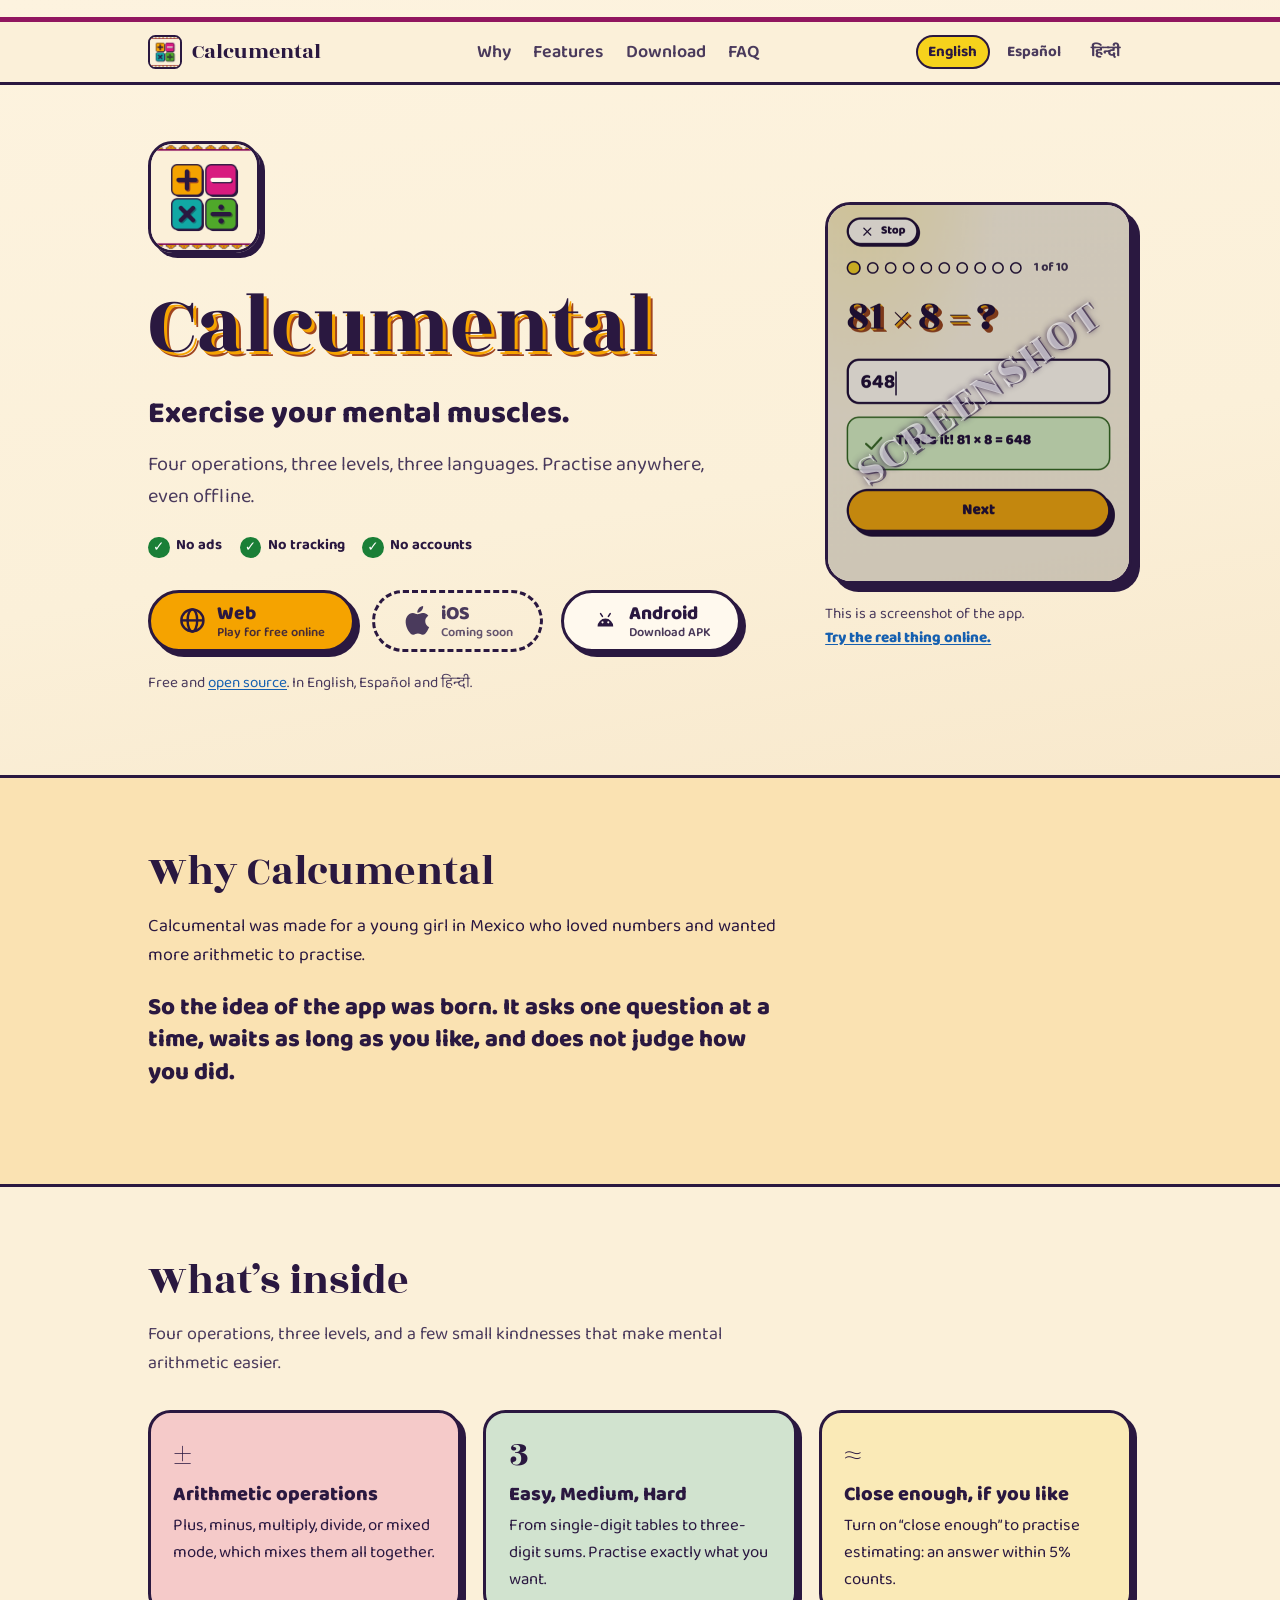
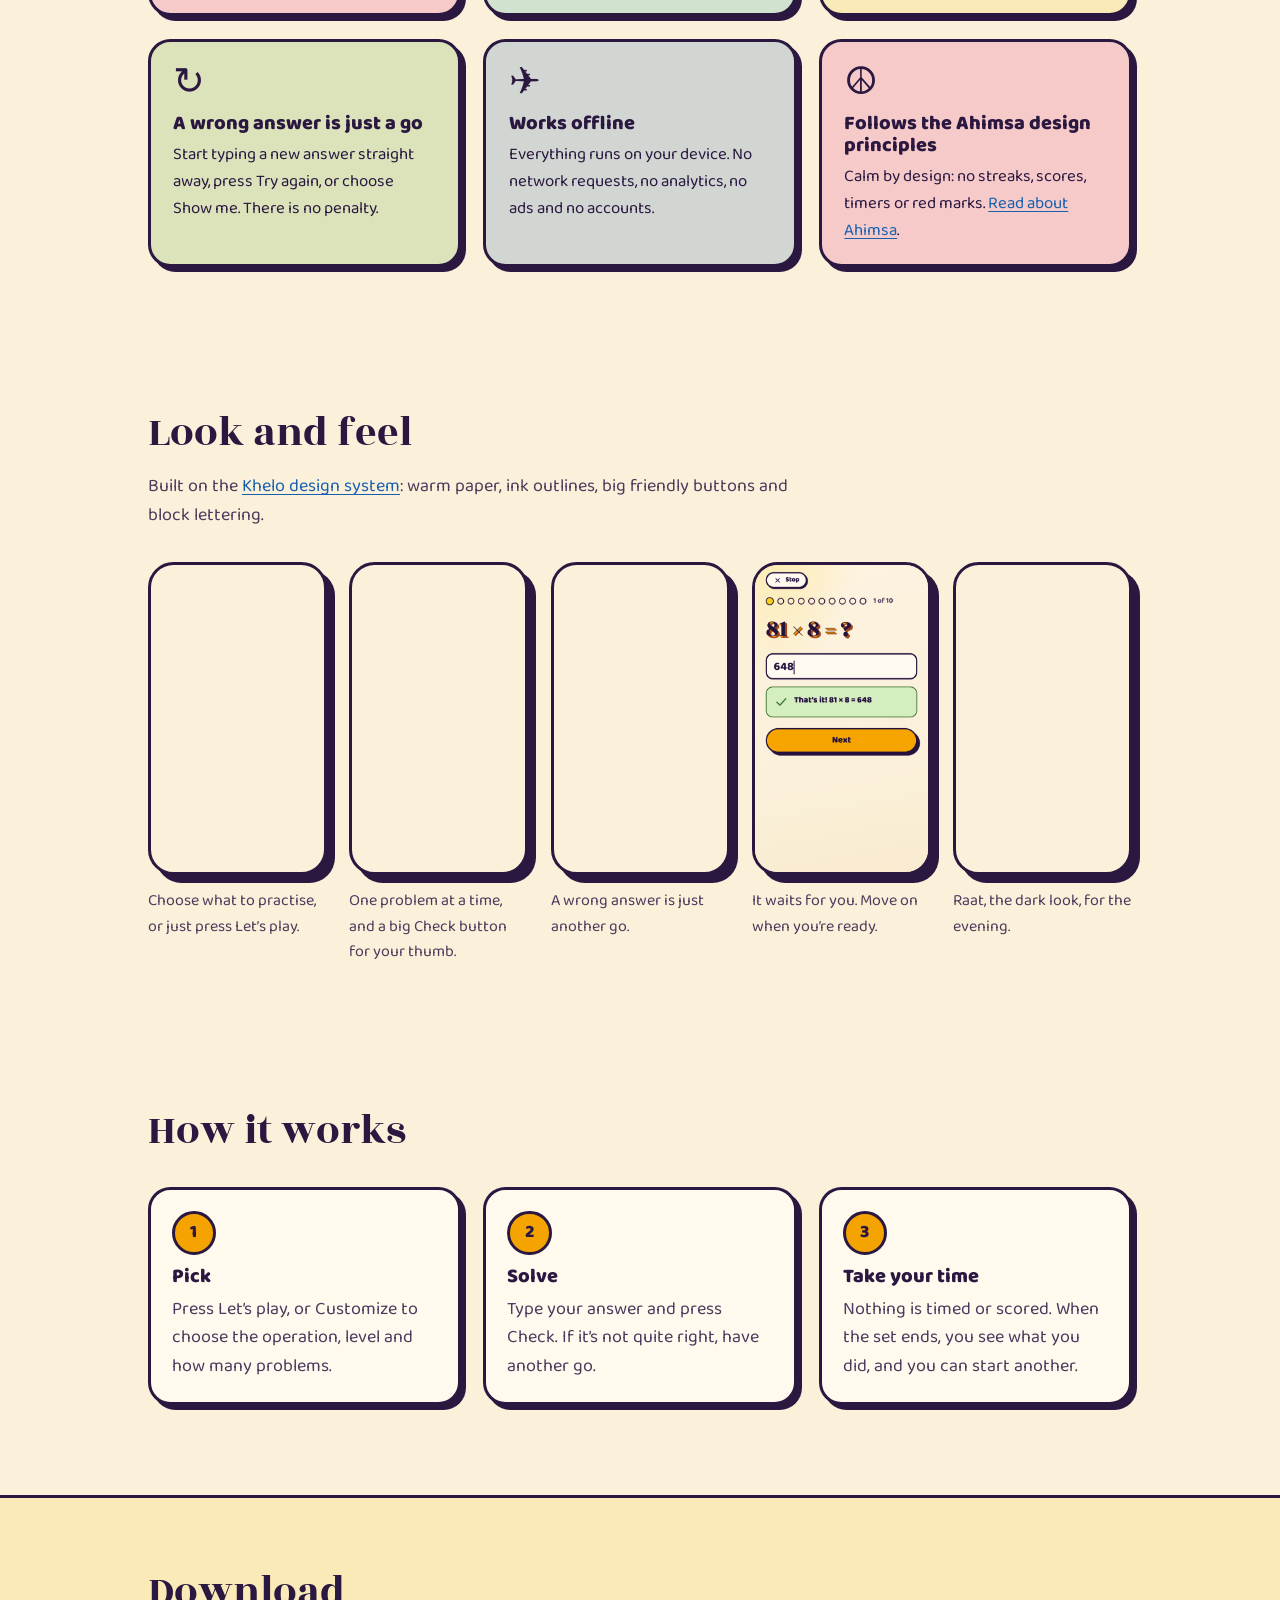
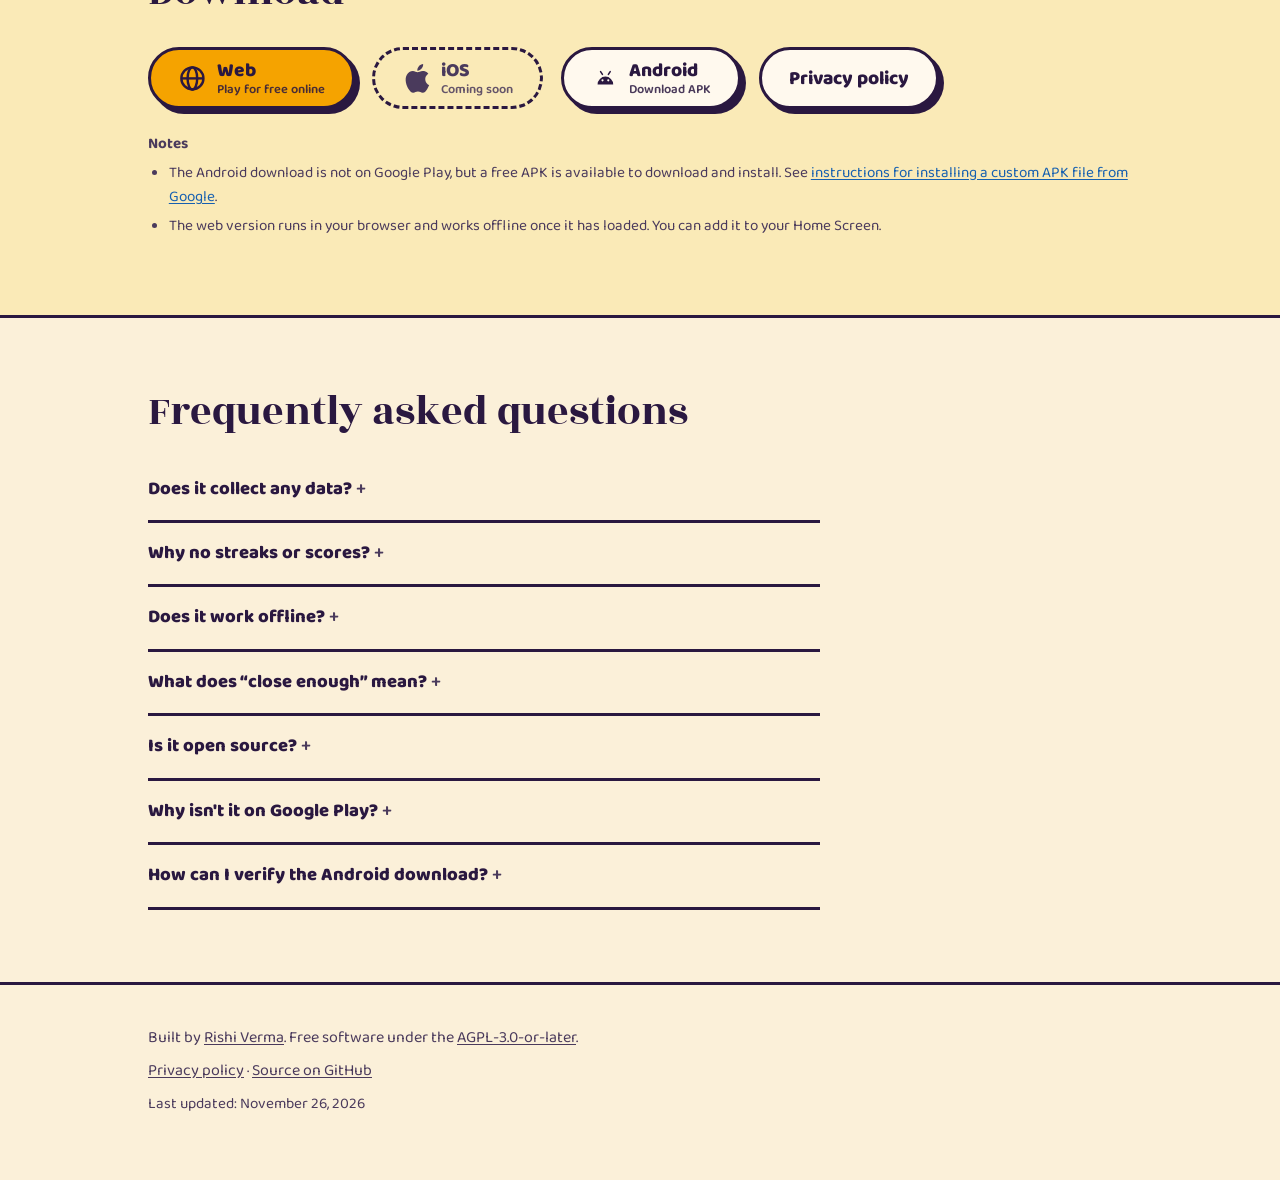
<file: docs/index.html>
<!doctype html>
<html lang="en">
<head>
  <meta charset="utf-8">
  <meta name="viewport" content="width=device-width, initial-scale=1">
  <!-- Generated by tool/site/build.py. No scripts, and nothing fetched from anywhere else. -->
  <meta http-equiv="Content-Security-Policy"
        content="default-src 'none'; img-src 'self'; font-src 'self'; style-src 'self'; base-uri 'none'; form-action 'none'">
  <title>Calcumental: arithmetic to practise at your own pace</title>
  <meta name="description" content="Calcumental is a free, open-source arithmetic app for iPhone and the web. Plus, minus, times and divide, at your own pace. No streaks, no scores, no timers, and it works offline.">
  <meta name="color-scheme" content="light dark">
  <link rel="icon" href="assets/icon-512.png" type="image/png">
  <link rel="apple-touch-icon" href="assets/icon-512.png">
  <link rel="stylesheet" href="style.css">
  <link rel="alternate" hreflang="en" href="https://calcumental.riverma.com/">
  <link rel="alternate" hreflang="es" href="https://calcumental.riverma.com/es/">
  <link rel="alternate" hreflang="hi" href="https://calcumental.riverma.com/hi/">
  <link rel="alternate" hreflang="x-default" href="https://calcumental.riverma.com/">
  <meta property="og:title" content="Calcumental">
  <meta property="og:description" content="Exercise your mental muscles. Take your time. Arithmetic puzzles with no streaks, no scores and no timers.">
  <meta property="og:image" content="https://calcumental.riverma.com/assets/icon-512.png">
  <meta property="og:url" content="https://calcumental.riverma.com/">
  <meta name="twitter:card" content="summary">
</head>
<body>
  <div class="kangura" aria-hidden="true"></div>
  <header>
    <div class="wrap">
      <a class="brand" href="#top"><img src="assets/icon-512.png" alt="" width="34" height="34">Calcumental</a>
      <nav aria-label="Sections">
        <a href="#story">Why</a>
        <a href="#features">Features</a>
        <a href="#get">Download</a>
        <a href="#faq">FAQ</a>
      </nav>
      <div class="lang" role="navigation" aria-label="Language"><a href="./" lang="en" aria-current="page">English</a> <a href="es/" lang="es">Español</a> <a href="hi/" lang="hi">हिन्दी</a></div>
    </div>
  </header>

  <main id="top">
    <section class="hero">
      <div class="wrap hero-grid">
        <div>
          <img class="icon" src="assets/icon-512.png" alt="The Calcumental icon: four tiles showing plus, minus, times and divide" width="112" height="112">
          <h1>Calcumental</h1>
          <p class="tagline">Exercise your mental muscles.</p>
          <p class="lede">Four operations, three levels, three languages. Practise anywhere, even offline.</p>
          <ul class="checks inline"><li>No ads</li><li>No tracking</li><li>No accounts</li></ul>
          <div class="actions">
            <a class="btn btn-primary" href="play/"><svg viewBox="0 0 24 24" aria-hidden="true" focusable="false"><g fill="none" stroke="currentColor" stroke-width="2"><circle cx="12" cy="12" r="9.2"/><ellipse cx="12" cy="12" rx="4" ry="9.2"/><path d="M3 12h18"/></g></svg><span>Web<small>Play for free online</small></span></a>
            <span class="btn" aria-disabled="true" role="link"><svg viewBox="0 0 24 24" aria-hidden="true" focusable="false" fill="currentColor"><path d="M12.152 6.896c-.948 0-2.415-1.078-3.96-1.04-2.04.027-3.91 1.183-4.961 3.014-2.117 3.675-.546 9.103 1.519 12.09 1.013 1.454 2.208 3.09 3.792 3.039 1.52-.065 2.09-.987 3.935-.987 1.831 0 2.35.987 3.96.948 1.637-.026 2.676-1.48 3.676-2.948 1.156-1.688 1.636-3.325 1.662-3.415-.039-.013-3.182-1.221-3.22-4.857-.026-3.04 2.48-4.494 2.597-4.559-1.429-2.09-3.623-2.324-4.39-2.376-2-.156-3.675 1.09-4.61 1.09zM15.53 3.83c.843-1.012 1.4-2.427 1.245-3.83-1.207.052-2.662.805-3.532 1.818-.78.896-1.454 2.338-1.273 3.714 1.338.104 2.715-.688 3.559-1.701"/></svg><span>iOS<small>Coming soon</small></span></span>
            <a class="btn" href="https://github.com/riverma/calcumental/releases/latest/download/Calcumental.apk"><svg viewBox="0 0 24 24" aria-hidden="true" focusable="false"><path fill="currentColor" fill-rule="evenodd" d="M5.5 17a6.5 6.5 0 0 1 13 0Z M10.5 13.6a.9.9 0 1 0-1.8 0 .9.9 0 0 0 1.8 0Z M15.3 13.6a.9.9 0 1 0-1.8 0 .9.9 0 0 0 1.8 0Z"/><path d="M8 6.4l1.5 2.3M16 6.4l-1.5 2.3" fill="none" stroke="currentColor" stroke-width="1.3" stroke-linecap="round"/></svg><span>Android<small>Download APK</small></span></a>
          </div>
          <p class="fine">Free and <a href="https://github.com/riverma/calcumental">open source</a>. In English, Español and हिन्दी.</p>
        </div>
        <div class="hero-shot">
          <div class="phone"><span class="mark" aria-hidden="true"><span>SCREENSHOT</span></span><img src="assets/screens/en-mela-4-right.png" alt="Screenshot: A multiplication problem, 81 times 8, answered correctly, with a friendly 'That's it!' and a wide Next button" width="540" height="1168" draggable="false"></div>
          <p class="shot-note">This is a screenshot of the app.<br><a href="play/">Try the real thing online.</a></p>
        </div>
      </div>
    </section>

    <section id="story" class="story">
      <div class="wrap">
        <div class="narrow">
          <h2>Why Calcumental</h2>
          <p>Calcumental was made for a young girl in Mexico who loved numbers and wanted more arithmetic to practise.</p>
          <p class="big">So the idea of the app was born. It asks one question at a time, waits as long as you like, and does not judge how you did.</p>
        </div>
      </div>
    </section>

    <section id="features">
      <div class="wrap">
        <h2>What&rsquo;s inside</h2>
        <p class="soft narrow">Four operations, three levels, and a few small kindnesses that make mental arithmetic easier.</p>
        <div class="grid">
          <div class="tile"><div class="sign" aria-hidden="true">±</div><h3>Arithmetic operations</h3><p>Plus, minus, multiply, divide, or mixed mode, which mixes them all together.</p></div>
          <div class="tile"><div class="sign" aria-hidden="true">3</div><h3>Easy, Medium, Hard</h3><p>From single-digit tables to three-digit sums. Practise exactly what you want.</p></div>
          <div class="tile"><div class="sign" aria-hidden="true">≈</div><h3>Close enough, if you like</h3><p>Turn on &ldquo;close enough&rdquo; to practise estimating: an answer within 5% counts.</p></div>
          <div class="tile"><div class="sign" aria-hidden="true">↻</div><h3>A wrong answer is just a go</h3><p>Start typing a new answer straight away, press Try again, or choose Show me. There is no penalty.</p></div>
          <div class="tile"><div class="sign" aria-hidden="true">✈</div><h3>Works offline</h3><p>Everything runs on your device. No network requests, no analytics, no ads and no accounts.</p></div>
          <div class="tile"><div class="sign" aria-hidden="true">☮</div><h3>Follows the Ahimsa design principles</h3><p>Calm by design: no streaks, scores, timers or red marks. <a href="https://github.com/riverma/ahimsa-design">Read about Ahimsa</a>.</p></div>
        </div>
      </div>
    </section>

    <section id="screens" style="padding-top:0">
      <div class="wrap">
        <h2>Look and feel</h2>
        <p class="soft narrow">Built on the <a href="https://khelo-design.riverma.com">Khelo design system</a>: warm paper, ink outlines, big friendly buttons and block lettering.</p>
        <div class="shots">
          <figure><div class="phone"><img src="assets/screens/en-mela-1-menu.png" alt="The menu with Let's play, Customize and a choice of operations" width="540" height="1168" decoding="async" draggable="false"></div><figcaption>Choose what to practise, or just press Let&rsquo;s play.</figcaption></figure>
          <figure><div class="phone"><img src="assets/screens/en-mela-2-asking.png" alt="A problem waiting for an answer, with a large Check button" width="540" height="1168" decoding="async" draggable="false"></div><figcaption>One problem at a time, and a big Check button for your thumb.</figcaption></figure>
          <figure><div class="phone"><img src="assets/screens/en-mela-3-not-quite.png" alt="A gentle 'Not quite. Have another go.' with Try again and Show me side by side" width="540" height="1168" decoding="async" draggable="false"></div><figcaption>A wrong answer is just another go.</figcaption></figure>
          <figure><div class="phone"><img src="assets/screens/en-mela-4-right.png" alt="A correct answer and a wide Next button" width="540" height="1168" decoding="async" draggable="false"></div><figcaption>It waits for you. Move on when you&rsquo;re ready.</figcaption></figure>
          <figure><div class="phone"><img src="assets/screens/en-raat-2-asking.png" alt="The problem screen in the dark look, Raat" width="540" height="1168" decoding="async" draggable="false"></div><figcaption>Raat, the dark look, for the evening.</figcaption></figure>
        </div>
      </div>
    </section>

    <section id="how" style="padding-top:0">
      <div class="wrap">
        <h2>How it works</h2>
        <ol class="steps">
          <li><h3>Pick</h3><p>Press Let&rsquo;s play, or Customize to choose the operation, level and how many problems.</p></li>
          <li><h3>Solve</h3><p>Type your answer and press Check. If it&rsquo;s not quite right, have another go.</p></li>
          <li><h3>Take your time</h3><p>Nothing is timed or scored. When the set ends, you see what you did, and you can start another.</p></li>
        </ol>
      </div>
    </section>

    <section id="get" class="get">
      <div class="wrap">
        <h2>Download</h2>
        <div class="actions">
          <a class="btn btn-primary" href="play/"><svg viewBox="0 0 24 24" aria-hidden="true" focusable="false"><g fill="none" stroke="currentColor" stroke-width="2"><circle cx="12" cy="12" r="9.2"/><ellipse cx="12" cy="12" rx="4" ry="9.2"/><path d="M3 12h18"/></g></svg><span>Web<small>Play for free online</small></span></a>
          <span class="btn" aria-disabled="true" role="link"><svg viewBox="0 0 24 24" aria-hidden="true" focusable="false" fill="currentColor"><path d="M12.152 6.896c-.948 0-2.415-1.078-3.96-1.04-2.04.027-3.91 1.183-4.961 3.014-2.117 3.675-.546 9.103 1.519 12.09 1.013 1.454 2.208 3.09 3.792 3.039 1.52-.065 2.09-.987 3.935-.987 1.831 0 2.35.987 3.96.948 1.637-.026 2.676-1.48 3.676-2.948 1.156-1.688 1.636-3.325 1.662-3.415-.039-.013-3.182-1.221-3.22-4.857-.026-3.04 2.48-4.494 2.597-4.559-1.429-2.09-3.623-2.324-4.39-2.376-2-.156-3.675 1.09-4.61 1.09zM15.53 3.83c.843-1.012 1.4-2.427 1.245-3.83-1.207.052-2.662.805-3.532 1.818-.78.896-1.454 2.338-1.273 3.714 1.338.104 2.715-.688 3.559-1.701"/></svg><span>iOS<small>Coming soon</small></span></span>
          <a class="btn" href="https://github.com/riverma/calcumental/releases/latest/download/Calcumental.apk"><svg viewBox="0 0 24 24" aria-hidden="true" focusable="false"><path fill="currentColor" fill-rule="evenodd" d="M5.5 17a6.5 6.5 0 0 1 13 0Z M10.5 13.6a.9.9 0 1 0-1.8 0 .9.9 0 0 0 1.8 0Z M15.3 13.6a.9.9 0 1 0-1.8 0 .9.9 0 0 0 1.8 0Z"/><path d="M8 6.4l1.5 2.3M16 6.4l-1.5 2.3" fill="none" stroke="currentColor" stroke-width="1.3" stroke-linecap="round"/></svg><span>Android<small>Download APK</small></span></a>
          <a class="btn" href="privacy/#en">Privacy policy</a>
        </div>
        <p class="fine notes-h"><strong>Notes</strong></p>
        <ul class="notes">
          <li>The Android download is not on Google Play, but a free APK is available to download and install. See <a href="https://android-developers.googleblog.com/2026/03/android-developer-verification.html">instructions for installing a custom APK file from Google</a>.</li>
          <li>The web version runs in your browser and works offline once it has loaded. You can add it to your Home Screen.</li>
        </ul>
      </div>
    </section>

    <section id="faq">
      <div class="wrap">
        <h2>Frequently asked questions</h2>
        <div class="faq">
          <details><summary>Does it collect any data?</summary><p>No. There are no accounts, no analytics and no ads, and the app makes no network requests. It remembers only your choices (language, look, what to practise), on your own device. Read the <a href="privacy/#en">privacy policy</a>.</p></details>
          <details><summary>Why no streaks or scores?</summary><p>Calcumental is for practising without pressure. It never times you, ranks you or tells you how you compare, so the only person you&rsquo;re working with is you.</p></details>
          <details><summary>Does it work offline?</summary><p>Yes. Everything runs on your device, and it needs no connection at all.</p></details>
          <details><summary>What does &ldquo;close enough&rdquo; mean?</summary><p>It&rsquo;s a way to practise estimating. Instead of needing the exact answer, anything within 5% of it counts (never less than 1 away).</p></details>
          <details><summary>Is it open source?</summary><p>Yes, under the AGPL-3.0-or-later. The code is on <a href="https://github.com/riverma/calcumental">GitHub</a>. Its fonts are under the SIL Open Font License.</p></details>
          <details><summary>Why isn't it on Google Play?</summary><p>Calcumental is free and open source, and Google Play asks new personal developer accounts to run a <a href="https://support.google.com/googleplay/android-developer/answer/14151465">closed test with at least 12 testers for 14 days</a> before an app can be published. That is a lot of overhead and too taxing for me to do for every release, so the Android version is a direct download instead. It is the same app, and the code is open for anyone to check.</p></details>
          <details><summary>How can I verify the Android download?</summary><p>Verifying is optional. Either check shows the file is the one published, and doing both is best. Google explains how Android <a href="https://developer.android.com/studio/publish/app-signing">signs apps</a>.</p><p class="opt">Check the file</p><ol><li>Download <code>Calcumental.apk</code> from the <a href="https://github.com/riverma/calcumental/releases/latest">latest release</a>.</li><li>Get its SHA-256 checksum. On Mac or Linux, run <code>shasum -a 256 Calcumental.apk</code>. On Windows, run <code>certutil -hashfile Calcumental.apk SHA256</code>.</li><li>Check that it matches the checksum in the release notes.</li></ol><p class="opt">Check who signed it</p><ol><li>Get <a href="https://developer.android.com/tools/apksigner">apksigner</a>, which comes with the Android <a href="https://developer.android.com/tools/releases/build-tools">SDK Build-Tools</a>.</li><li>Run <code>apksigner verify --print-certs Calcumental.apk</code>.</li><li>Check that the &ldquo;certificate SHA-256 digest&rdquo; line shows <code>1778ce35141d6c39bb23285e2a4ee854586fd4a5f107bb589209f7bc750757b1</code>.</li></ol><p>If anything doesn&rsquo;t match, don&rsquo;t install it.</p></details>
        </div>
      </div>
    </section>
  </main>

  <footer>
    <div class="wrap">
      <p>Built by <a href="https://riverma.com">Rishi Verma</a>. Free software under the <a href="https://www.gnu.org/licenses/agpl-3.0.html">AGPL-3.0-or-later</a>.</p>
      <p><a href="privacy/#en">Privacy policy</a> · <a href="https://github.com/riverma/calcumental">Source on GitHub</a></p>
      <p class="fine">Last updated: <time datetime="2026-11-26">November 26, 2026</time></p>
    </div>
  </footer>
</body>
</html>
</file>
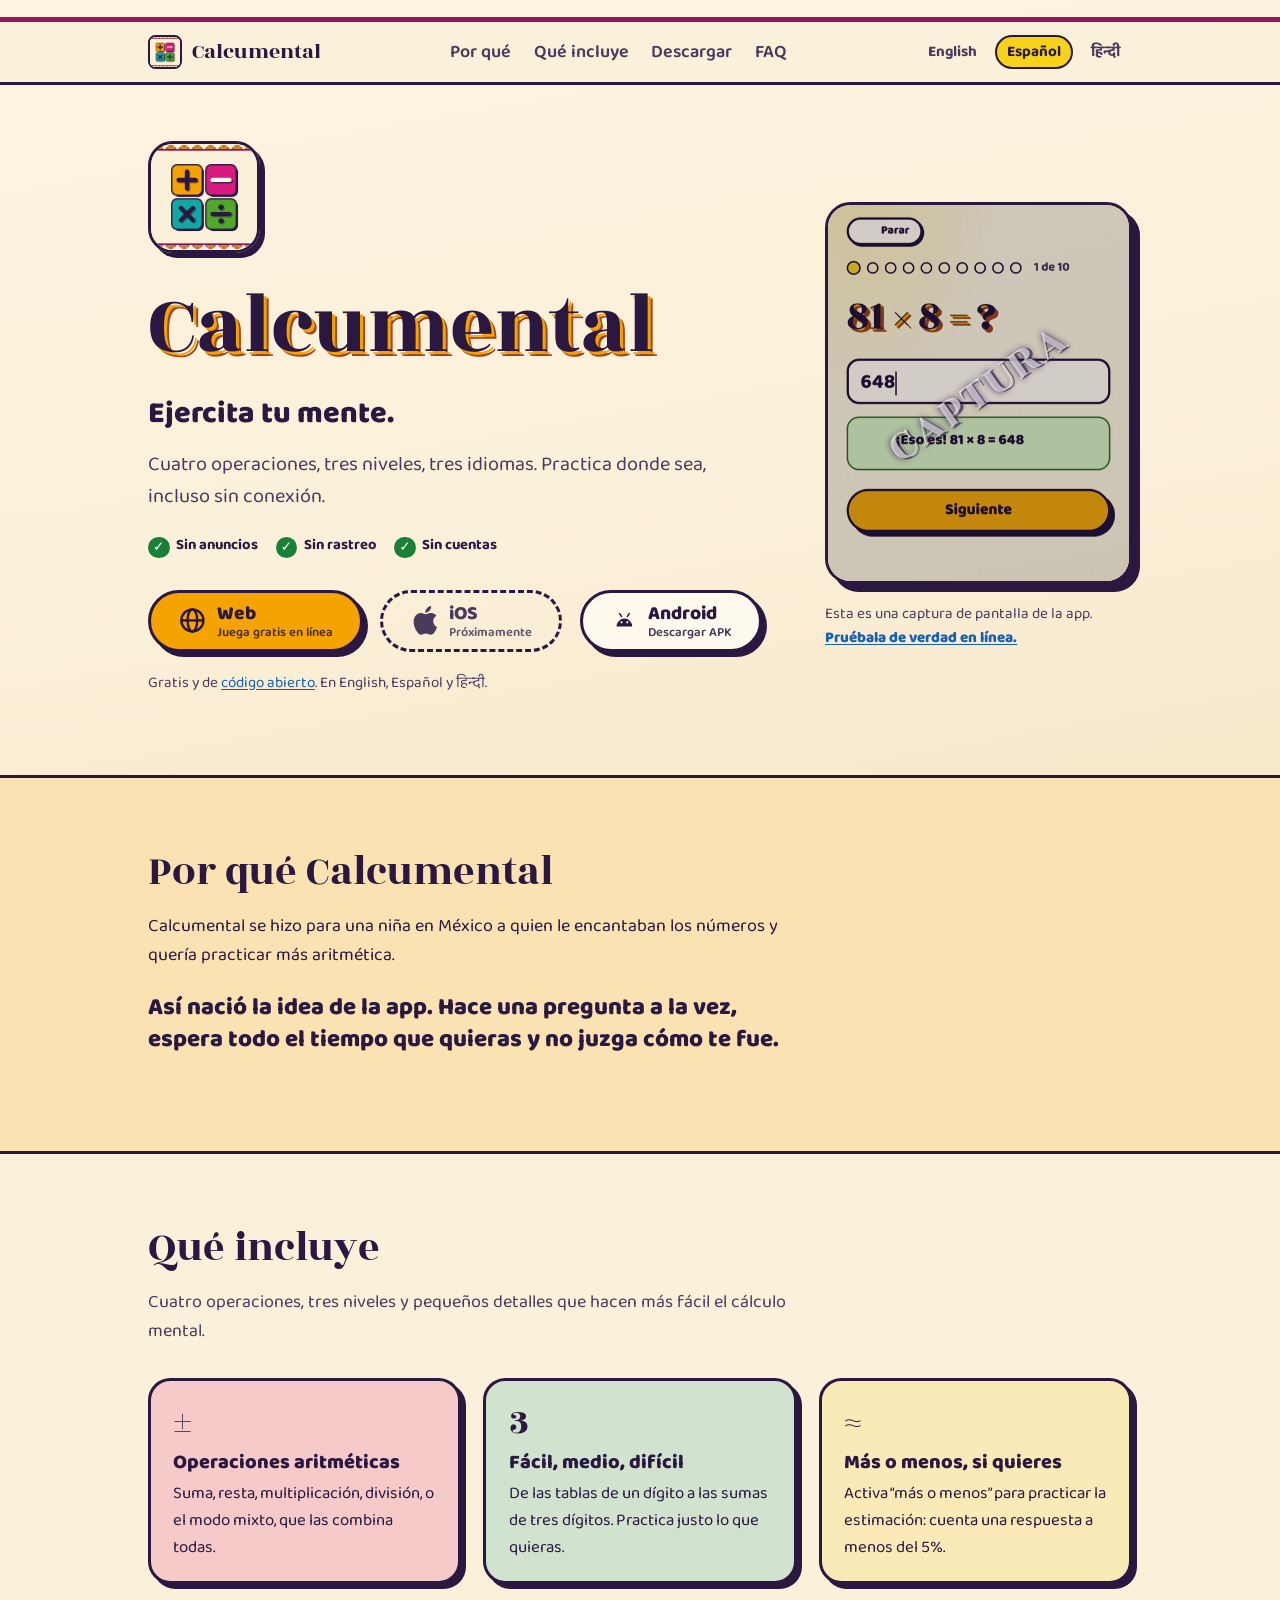
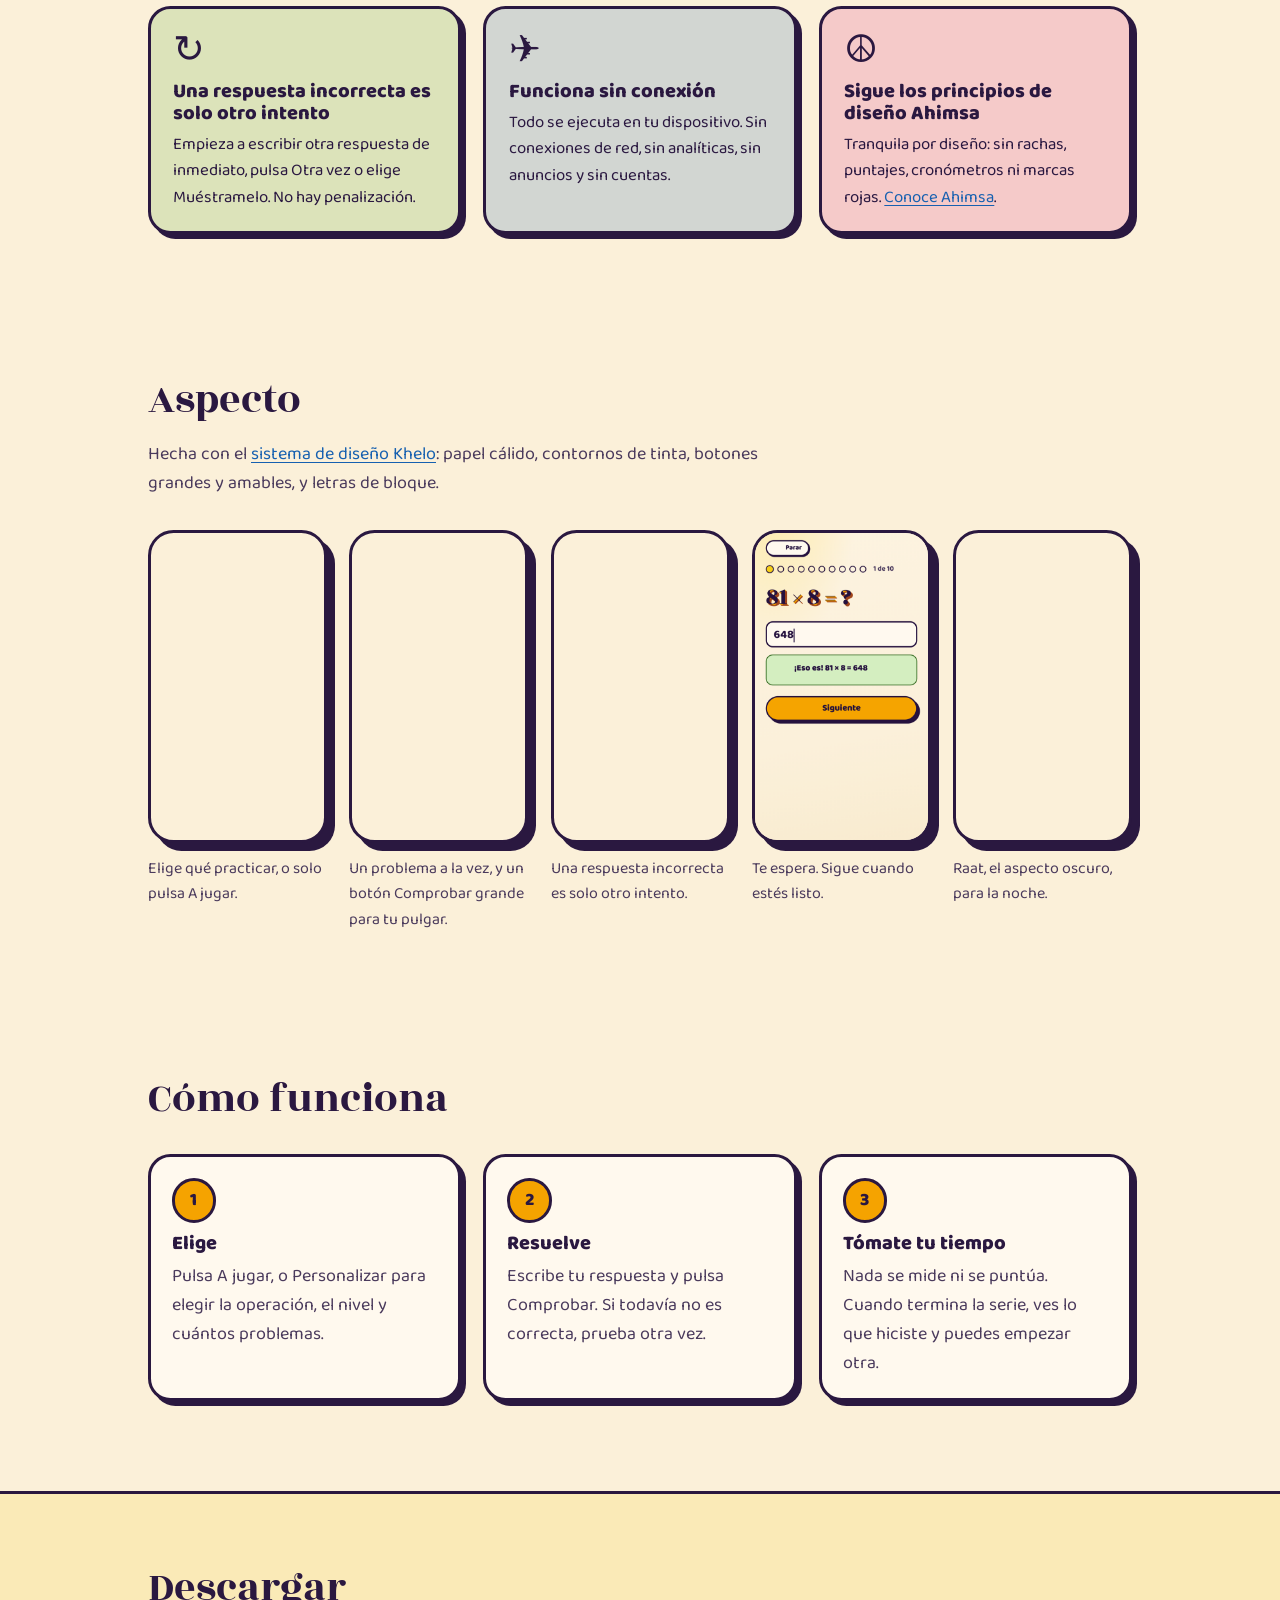
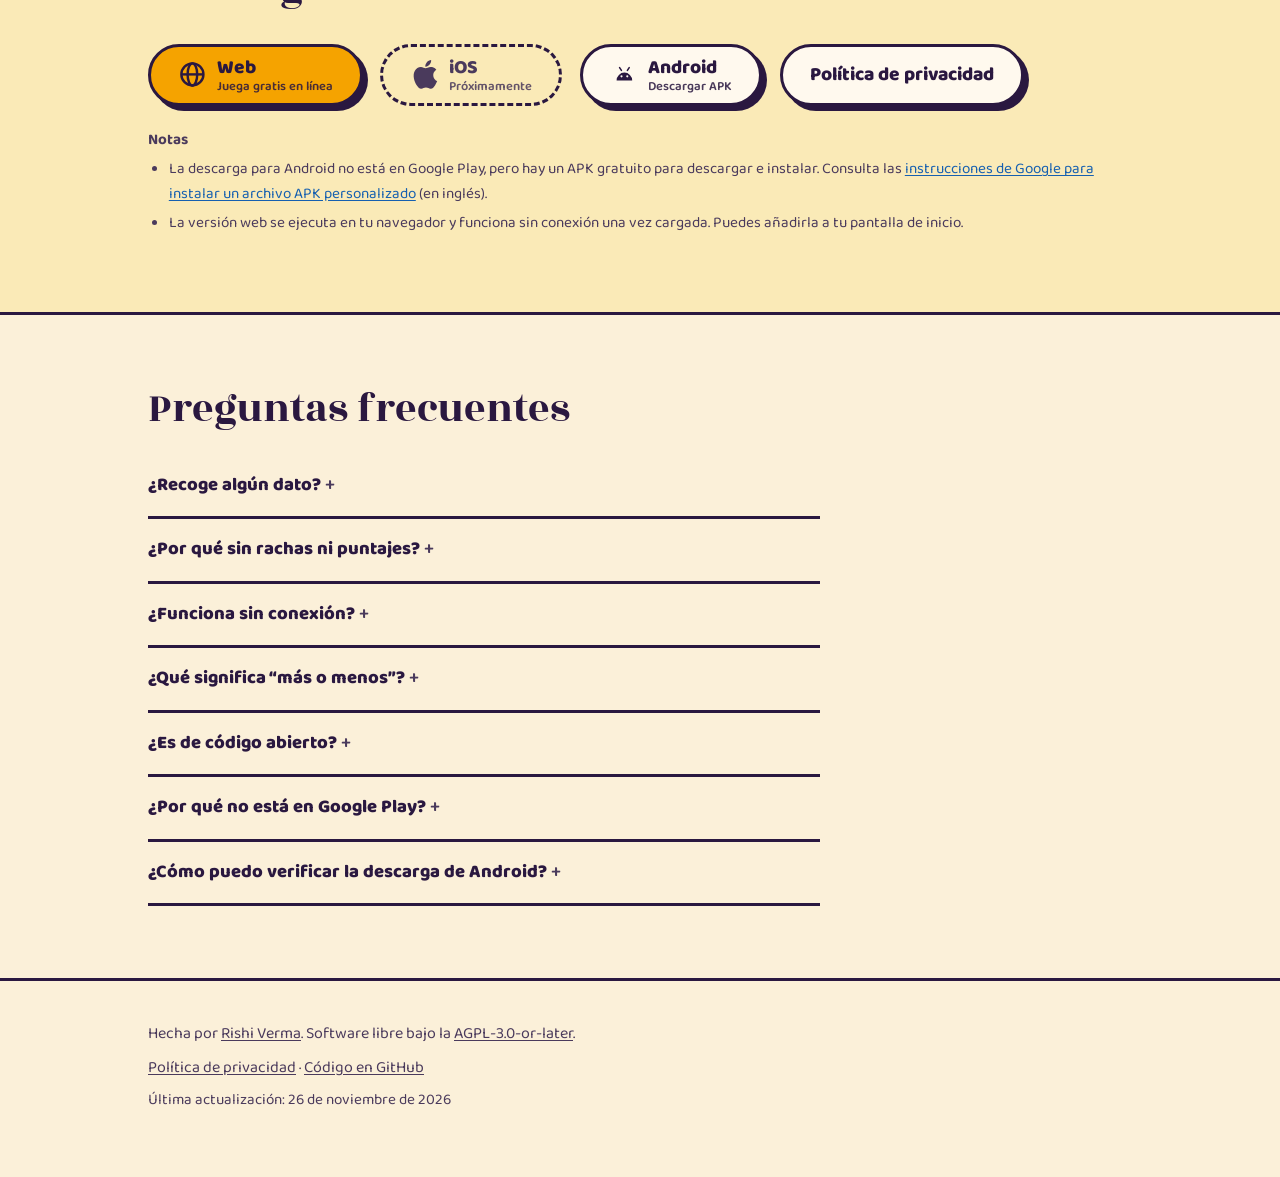
<file: docs/es/index.html>
<!doctype html>
<html lang="es">
<head>
  <meta charset="utf-8">
  <meta name="viewport" content="width=device-width, initial-scale=1">
  <!-- Generated by tool/site/build.py. No scripts, and nothing fetched from anywhere else. -->
  <meta http-equiv="Content-Security-Policy"
        content="default-src 'none'; img-src 'self'; font-src 'self'; style-src 'self'; base-uri 'none'; form-action 'none'">
  <title>Calcumental: aritmética para practicar a tu ritmo</title>
  <meta name="description" content="Calcumental es una app de aritmética gratuita y de código abierto para iPhone y la web. Sumas, restas, multiplicaciones y divisiones, a tu ritmo. Sin rachas, sin puntajes, sin cronómetros, y funciona sin conexión.">
  <meta name="color-scheme" content="light dark">
  <link rel="icon" href="../assets/icon-512.png" type="image/png">
  <link rel="apple-touch-icon" href="../assets/icon-512.png">
  <link rel="stylesheet" href="../style.css">
  <link rel="alternate" hreflang="en" href="https://calcumental.riverma.com/">
  <link rel="alternate" hreflang="es" href="https://calcumental.riverma.com/es/">
  <link rel="alternate" hreflang="hi" href="https://calcumental.riverma.com/hi/">
  <link rel="alternate" hreflang="x-default" href="https://calcumental.riverma.com/">
  <meta property="og:title" content="Calcumental">
  <meta property="og:description" content="Ejercita tu mente. Tómate tu tiempo. Acertijos de aritmética sin rachas, sin puntajes y sin cronómetros.">
  <meta property="og:image" content="https://calcumental.riverma.com/assets/icon-512.png">
  <meta property="og:url" content="https://calcumental.riverma.com/es/">
  <meta name="twitter:card" content="summary">
</head>
<body>
  <div class="kangura" aria-hidden="true"></div>
  <header>
    <div class="wrap">
      <a class="brand" href="#top"><img src="../assets/icon-512.png" alt="" width="34" height="34">Calcumental</a>
      <nav aria-label="Sections">
        <a href="#story">Por qué</a>
        <a href="#features">Qué incluye</a>
        <a href="#get">Descargar</a>
        <a href="#faq">FAQ</a>
      </nav>
      <div class="lang" role="navigation" aria-label="Language"><a href="../" lang="en">English</a> <a href="../es/" lang="es" aria-current="page">Español</a> <a href="../hi/" lang="hi">हिन्दी</a></div>
    </div>
  </header>

  <main id="top">
    <section class="hero">
      <div class="wrap hero-grid">
        <div>
          <img class="icon" src="../assets/icon-512.png" alt="El ícono de Calcumental: cuatro fichas con suma, resta, multiplicación y división" width="112" height="112">
          <h1>Calcumental</h1>
          <p class="tagline">Ejercita tu mente.</p>
          <p class="lede">Cuatro operaciones, tres niveles, tres idiomas. Practica donde sea, incluso sin conexión.</p>
          <ul class="checks inline"><li>Sin anuncios</li><li>Sin rastreo</li><li>Sin cuentas</li></ul>
          <div class="actions">
            <a class="btn btn-primary" href="../play/"><svg viewBox="0 0 24 24" aria-hidden="true" focusable="false"><g fill="none" stroke="currentColor" stroke-width="2"><circle cx="12" cy="12" r="9.2"/><ellipse cx="12" cy="12" rx="4" ry="9.2"/><path d="M3 12h18"/></g></svg><span>Web<small>Juega gratis en línea</small></span></a>
            <span class="btn" aria-disabled="true" role="link"><svg viewBox="0 0 24 24" aria-hidden="true" focusable="false" fill="currentColor"><path d="M12.152 6.896c-.948 0-2.415-1.078-3.96-1.04-2.04.027-3.91 1.183-4.961 3.014-2.117 3.675-.546 9.103 1.519 12.09 1.013 1.454 2.208 3.09 3.792 3.039 1.52-.065 2.09-.987 3.935-.987 1.831 0 2.35.987 3.96.948 1.637-.026 2.676-1.48 3.676-2.948 1.156-1.688 1.636-3.325 1.662-3.415-.039-.013-3.182-1.221-3.22-4.857-.026-3.04 2.48-4.494 2.597-4.559-1.429-2.09-3.623-2.324-4.39-2.376-2-.156-3.675 1.09-4.61 1.09zM15.53 3.83c.843-1.012 1.4-2.427 1.245-3.83-1.207.052-2.662.805-3.532 1.818-.78.896-1.454 2.338-1.273 3.714 1.338.104 2.715-.688 3.559-1.701"/></svg><span>iOS<small>Próximamente</small></span></span>
            <a class="btn" href="https://github.com/riverma/calcumental/releases/latest/download/Calcumental.apk"><svg viewBox="0 0 24 24" aria-hidden="true" focusable="false"><path fill="currentColor" fill-rule="evenodd" d="M5.5 17a6.5 6.5 0 0 1 13 0Z M10.5 13.6a.9.9 0 1 0-1.8 0 .9.9 0 0 0 1.8 0Z M15.3 13.6a.9.9 0 1 0-1.8 0 .9.9 0 0 0 1.8 0Z"/><path d="M8 6.4l1.5 2.3M16 6.4l-1.5 2.3" fill="none" stroke="currentColor" stroke-width="1.3" stroke-linecap="round"/></svg><span>Android<small>Descargar APK</small></span></a>
          </div>
          <p class="fine">Gratis y de <a href="https://github.com/riverma/calcumental">código abierto</a>. En English, Español y हिन्दी.</p>
        </div>
        <div class="hero-shot">
          <div class="phone"><span class="mark" aria-hidden="true"><span>CAPTURA</span></span><img src="../assets/screens/es-mela-4-right.png" alt="Captura de pantalla: Una multiplicación, 81 por 8, respondida correctamente, con un amable mensaje y un botón Siguiente ancho" width="540" height="1168" draggable="false"></div>
          <p class="shot-note">Esta es una captura de pantalla de la app.<br><a href="../play/">Pruébala de verdad en línea.</a></p>
        </div>
      </div>
    </section>

    <section id="story" class="story">
      <div class="wrap">
        <div class="narrow">
          <h2>Por qué Calcumental</h2>
          <p>Calcumental se hizo para una niña en México a quien le encantaban los números y quería practicar más aritmética.</p>
          <p class="big">Así nació la idea de la app. Hace una pregunta a la vez, espera todo el tiempo que quieras y no juzga cómo te fue.</p>
        </div>
      </div>
    </section>

    <section id="features">
      <div class="wrap">
        <h2>Qué incluye</h2>
        <p class="soft narrow">Cuatro operaciones, tres niveles y pequeños detalles que hacen más fácil el cálculo mental.</p>
        <div class="grid">
          <div class="tile"><div class="sign" aria-hidden="true">±</div><h3>Operaciones aritméticas</h3><p>Suma, resta, multiplicación, división, o el modo mixto, que las combina todas.</p></div>
          <div class="tile"><div class="sign" aria-hidden="true">3</div><h3>Fácil, medio, difícil</h3><p>De las tablas de un dígito a las sumas de tres dígitos. Practica justo lo que quieras.</p></div>
          <div class="tile"><div class="sign" aria-hidden="true">≈</div><h3>Más o menos, si quieres</h3><p>Activa &ldquo;más o menos&rdquo; para practicar la estimación: cuenta una respuesta a menos del 5%.</p></div>
          <div class="tile"><div class="sign" aria-hidden="true">↻</div><h3>Una respuesta incorrecta es solo otro intento</h3><p>Empieza a escribir otra respuesta de inmediato, pulsa Otra vez o elige Muéstramelo. No hay penalización.</p></div>
          <div class="tile"><div class="sign" aria-hidden="true">✈</div><h3>Funciona sin conexión</h3><p>Todo se ejecuta en tu dispositivo. Sin conexiones de red, sin analíticas, sin anuncios y sin cuentas.</p></div>
          <div class="tile"><div class="sign" aria-hidden="true">☮</div><h3>Sigue los principios de diseño Ahimsa</h3><p>Tranquila por diseño: sin rachas, puntajes, cronómetros ni marcas rojas. <a href="https://github.com/riverma/ahimsa-design">Conoce Ahimsa</a>.</p></div>
        </div>
      </div>
    </section>

    <section id="screens" style="padding-top:0">
      <div class="wrap">
        <h2>Aspecto</h2>
        <p class="soft narrow">Hecha con el <a href="https://khelo-design.riverma.com">sistema de diseño Khelo</a>: papel cálido, contornos de tinta, botones grandes y amables, y letras de bloque.</p>
        <div class="shots">
          <figure><div class="phone"><img src="../assets/screens/es-mela-1-menu.png" alt="El menú con A jugar, Personalizar y una elección de operaciones" width="540" height="1168" decoding="async" draggable="false"></div><figcaption>Elige qué practicar, o solo pulsa A jugar.</figcaption></figure>
          <figure><div class="phone"><img src="../assets/screens/es-mela-2-asking.png" alt="Un problema esperando respuesta, con un botón Comprobar grande" width="540" height="1168" decoding="async" draggable="false"></div><figcaption>Un problema a la vez, y un botón Comprobar grande para tu pulgar.</figcaption></figure>
          <figure><div class="phone"><img src="../assets/screens/es-mela-3-not-quite.png" alt="Un amable 'Todavía no' con Otra vez y Muéstramelo lado a lado" width="540" height="1168" decoding="async" draggable="false"></div><figcaption>Una respuesta incorrecta es solo otro intento.</figcaption></figure>
          <figure><div class="phone"><img src="../assets/screens/es-mela-4-right.png" alt="Una respuesta correcta y un botón Siguiente ancho" width="540" height="1168" decoding="async" draggable="false"></div><figcaption>Te espera. Sigue cuando estés listo.</figcaption></figure>
          <figure><div class="phone"><img src="../assets/screens/es-raat-2-asking.png" alt="La pantalla del problema en el aspecto oscuro, Raat" width="540" height="1168" decoding="async" draggable="false"></div><figcaption>Raat, el aspecto oscuro, para la noche.</figcaption></figure>
        </div>
      </div>
    </section>

    <section id="how" style="padding-top:0">
      <div class="wrap">
        <h2>Cómo funciona</h2>
        <ol class="steps">
          <li><h3>Elige</h3><p>Pulsa A jugar, o Personalizar para elegir la operación, el nivel y cuántos problemas.</p></li>
          <li><h3>Resuelve</h3><p>Escribe tu respuesta y pulsa Comprobar. Si todavía no es correcta, prueba otra vez.</p></li>
          <li><h3>Tómate tu tiempo</h3><p>Nada se mide ni se puntúa. Cuando termina la serie, ves lo que hiciste y puedes empezar otra.</p></li>
        </ol>
      </div>
    </section>

    <section id="get" class="get">
      <div class="wrap">
        <h2>Descargar</h2>
        <div class="actions">
          <a class="btn btn-primary" href="../play/"><svg viewBox="0 0 24 24" aria-hidden="true" focusable="false"><g fill="none" stroke="currentColor" stroke-width="2"><circle cx="12" cy="12" r="9.2"/><ellipse cx="12" cy="12" rx="4" ry="9.2"/><path d="M3 12h18"/></g></svg><span>Web<small>Juega gratis en línea</small></span></a>
          <span class="btn" aria-disabled="true" role="link"><svg viewBox="0 0 24 24" aria-hidden="true" focusable="false" fill="currentColor"><path d="M12.152 6.896c-.948 0-2.415-1.078-3.96-1.04-2.04.027-3.91 1.183-4.961 3.014-2.117 3.675-.546 9.103 1.519 12.09 1.013 1.454 2.208 3.09 3.792 3.039 1.52-.065 2.09-.987 3.935-.987 1.831 0 2.35.987 3.96.948 1.637-.026 2.676-1.48 3.676-2.948 1.156-1.688 1.636-3.325 1.662-3.415-.039-.013-3.182-1.221-3.22-4.857-.026-3.04 2.48-4.494 2.597-4.559-1.429-2.09-3.623-2.324-4.39-2.376-2-.156-3.675 1.09-4.61 1.09zM15.53 3.83c.843-1.012 1.4-2.427 1.245-3.83-1.207.052-2.662.805-3.532 1.818-.78.896-1.454 2.338-1.273 3.714 1.338.104 2.715-.688 3.559-1.701"/></svg><span>iOS<small>Próximamente</small></span></span>
          <a class="btn" href="https://github.com/riverma/calcumental/releases/latest/download/Calcumental.apk"><svg viewBox="0 0 24 24" aria-hidden="true" focusable="false"><path fill="currentColor" fill-rule="evenodd" d="M5.5 17a6.5 6.5 0 0 1 13 0Z M10.5 13.6a.9.9 0 1 0-1.8 0 .9.9 0 0 0 1.8 0Z M15.3 13.6a.9.9 0 1 0-1.8 0 .9.9 0 0 0 1.8 0Z"/><path d="M8 6.4l1.5 2.3M16 6.4l-1.5 2.3" fill="none" stroke="currentColor" stroke-width="1.3" stroke-linecap="round"/></svg><span>Android<small>Descargar APK</small></span></a>
          <a class="btn" href="../privacy/#es">Política de privacidad</a>
        </div>
        <p class="fine notes-h"><strong>Notas</strong></p>
        <ul class="notes">
          <li>La descarga para Android no está en Google Play, pero hay un APK gratuito para descargar e instalar. Consulta las <a href="https://android-developers.googleblog.com/2026/03/android-developer-verification.html">instrucciones de Google para instalar un archivo APK personalizado</a> (en inglés).</li>
          <li>La versión web se ejecuta en tu navegador y funciona sin conexión una vez cargada. Puedes añadirla a tu pantalla de inicio.</li>
        </ul>
      </div>
    </section>

    <section id="faq">
      <div class="wrap">
        <h2>Preguntas frecuentes</h2>
        <div class="faq">
          <details><summary>¿Recoge algún dato?</summary><p>No. No hay cuentas, ni analíticas, ni anuncios, y la app no hace conexiones de red. Solo recuerda tus elecciones (idioma, aspecto, qué practicar), en tu propio dispositivo. Lee la <a href="../privacy/#es">política de privacidad</a>.</p></details>
          <details><summary>¿Por qué sin rachas ni puntajes?</summary><p>Calcumental es para practicar sin presión. Nunca te cronometra, te clasifica ni te compara, así que la única persona con la que trabajas eres tú.</p></details>
          <details><summary>¿Funciona sin conexión?</summary><p>Sí. Todo se ejecuta en tu dispositivo y no necesita conexión alguna.</p></details>
          <details><summary>¿Qué significa &ldquo;más o menos&rdquo;?</summary><p>Es una forma de practicar la estimación. En vez de exigir la respuesta exacta, cuenta cualquier valor a menos del 5% (nunca a menos de 1).</p></details>
          <details><summary>¿Es de código abierto?</summary><p>Sí, con la licencia AGPL-3.0-or-later. El código está en <a href="https://github.com/riverma/calcumental">GitHub</a>. Sus tipos de letra están bajo la SIL Open Font License.</p></details>
          <details><summary>¿Por qué no está en Google Play?</summary><p>Calcumental es gratuito y de código abierto, y Google Play pide a las cuentas de desarrollador personales nuevas una <a href="https://support.google.com/googleplay/android-developer/answer/14151465">prueba cerrada con al menos 12 probadores durante 14 días</a> antes de publicar una app. Es mucha carga y demasiado agotador para mí hacerlo con cada versión, así que la versión para Android es una descarga directa. Es la misma app, y el código está abierto para que cualquiera lo revise.</p></details>
          <details><summary>¿Cómo puedo verificar la descarga de Android?</summary><p>Verificar es opcional. Cualquiera de las dos comprobaciones muestra que el archivo es el que se publicó, y lo mejor es hacer ambas. Google explica cómo Android <a href="https://developer.android.com/studio/publish/app-signing">firma las apps</a> (en inglés).</p><p class="opt">Comprueba el archivo</p><ol><li>Descarga <code>Calcumental.apk</code> de la <a href="https://github.com/riverma/calcumental/releases/latest">última versión</a>.</li><li>Obtén su suma SHA-256. En Mac o Linux, ejecuta <code>shasum -a 256 Calcumental.apk</code>. En Windows, ejecuta <code>certutil -hashfile Calcumental.apk SHA256</code>.</li><li>Comprueba que coincide con la suma de las notas de la versión.</li></ol><p class="opt">Comprueba quién la firmó</p><ol><li>Consigue <a href="https://developer.android.com/tools/apksigner">apksigner</a>, que viene con las <a href="https://developer.android.com/tools/releases/build-tools">SDK Build-Tools</a> de Android (en inglés).</li><li>Ejecuta <code>apksigner verify --print-certs Calcumental.apk</code>.</li><li>Comprueba que la línea &ldquo;certificate SHA-256 digest&rdquo; muestra <code>1778ce35141d6c39bb23285e2a4ee854586fd4a5f107bb589209f7bc750757b1</code>.</li></ol><p>Si algo no coincide, no la instales.</p></details>
        </div>
      </div>
    </section>
  </main>

  <footer>
    <div class="wrap">
      <p>Hecha por <a href="https://riverma.com">Rishi Verma</a>. Software libre bajo la <a href="https://www.gnu.org/licenses/agpl-3.0.html">AGPL-3.0-or-later</a>.</p>
      <p><a href="../privacy/#es">Política de privacidad</a> · <a href="https://github.com/riverma/calcumental">Código en GitHub</a></p>
      <p class="fine">Última actualización: <time datetime="2026-11-26">26 de noviembre de 2026</time></p>
    </div>
  </footer>
</body>
</html>
</file>
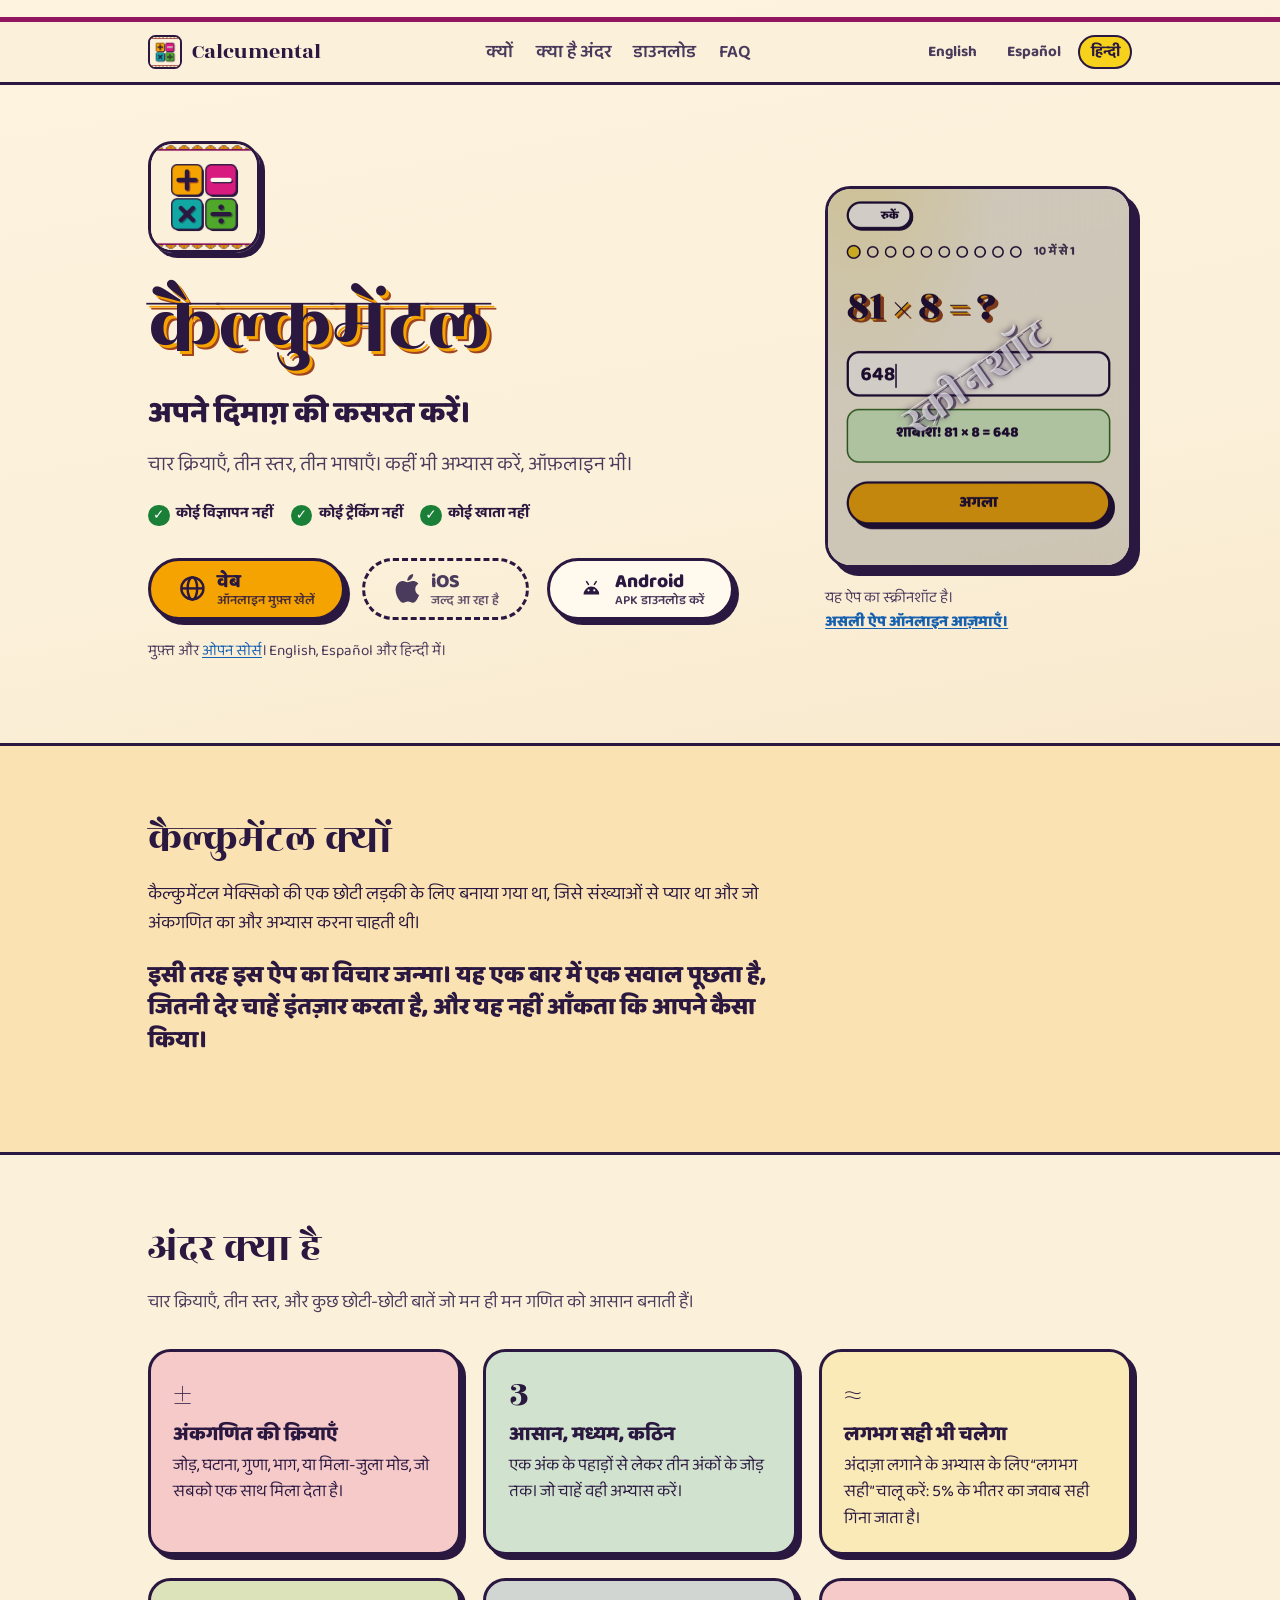
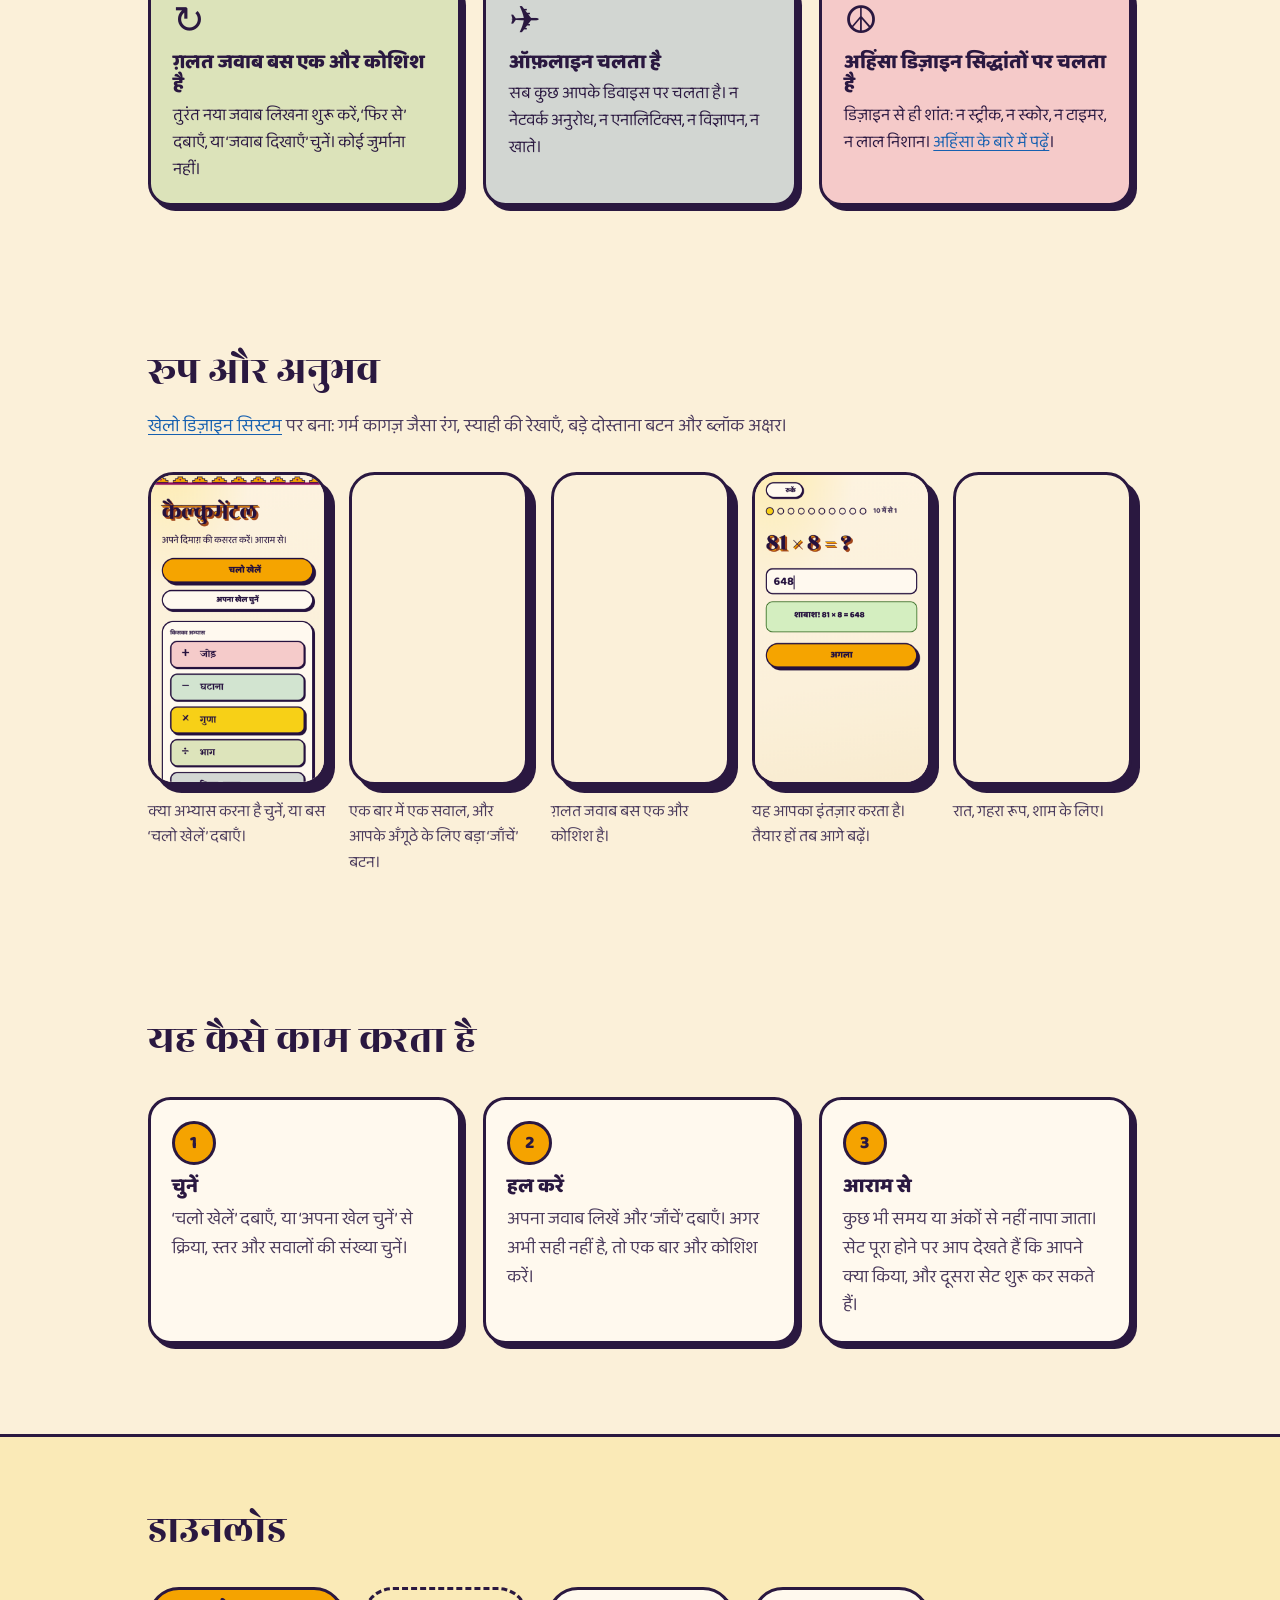
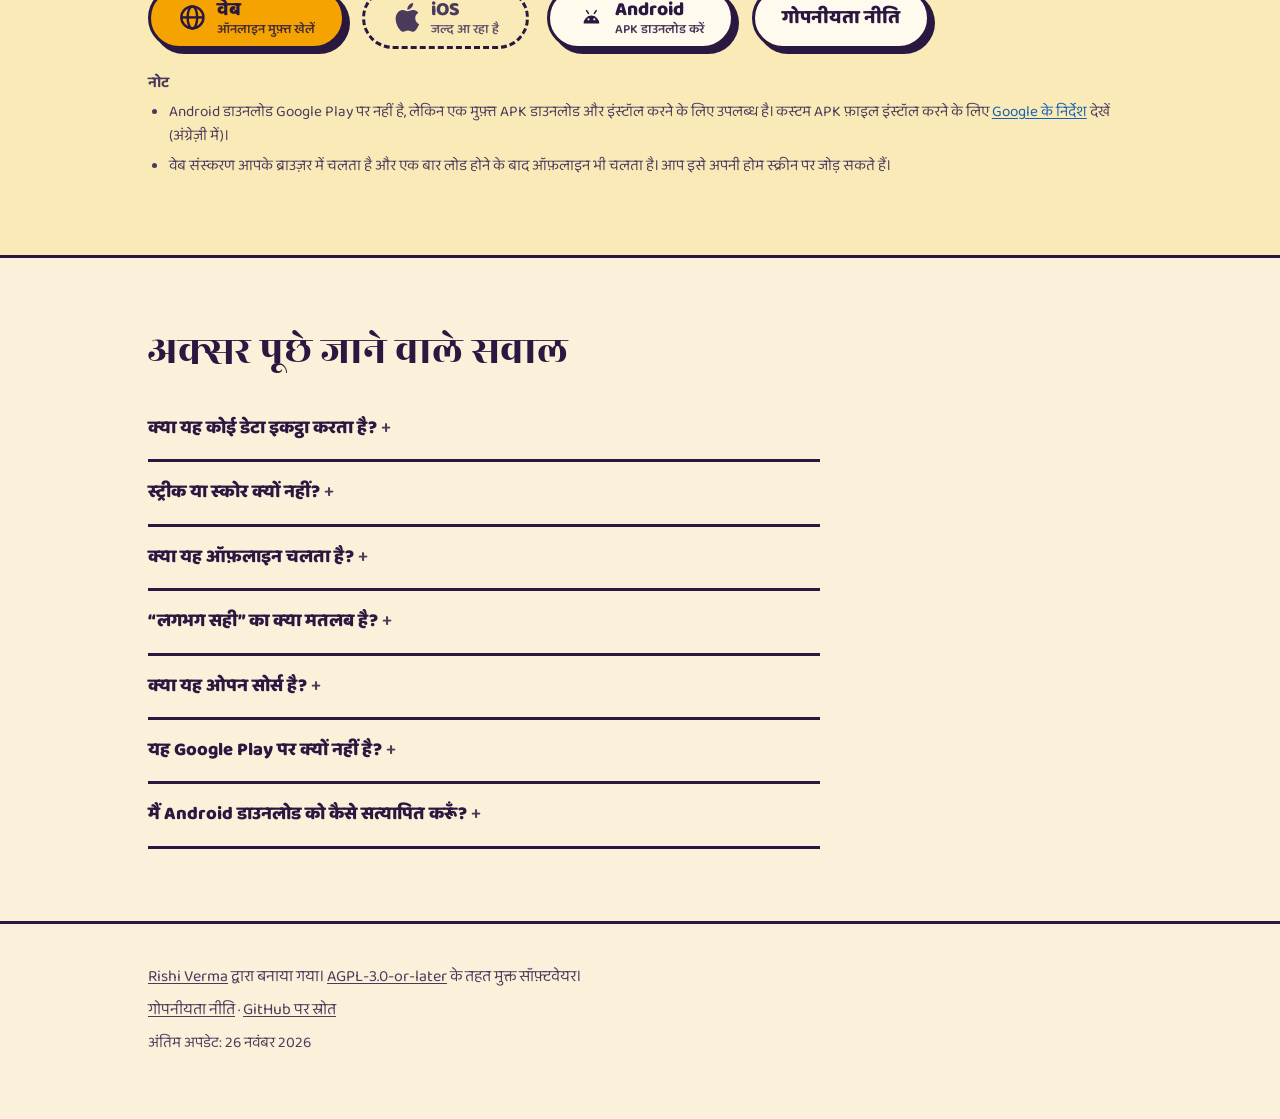
<file: docs/hi/index.html>
<!doctype html>
<html lang="hi">
<head>
  <meta charset="utf-8">
  <meta name="viewport" content="width=device-width, initial-scale=1">
  <!-- Generated by tool/site/build.py. No scripts, and nothing fetched from anywhere else. -->
  <meta http-equiv="Content-Security-Policy"
        content="default-src 'none'; img-src 'self'; font-src 'self'; style-src 'self'; base-uri 'none'; form-action 'none'">
  <title>कैल्कुमेंटल: अपनी रफ़्तार से अंकगणित का अभ्यास</title>
  <meta name="description" content="कैल्कुमेंटल iPhone और वेब के लिए मुफ़्त, ओपन-सोर्स अंकगणित ऐप है। जोड़, घटाना, गुणा और भाग, अपनी रफ़्तार से। न स्ट्रीक, न स्कोर, न टाइमर, और ऑफ़लाइन चलता है।">
  <meta name="color-scheme" content="light dark">
  <link rel="icon" href="../assets/icon-512.png" type="image/png">
  <link rel="apple-touch-icon" href="../assets/icon-512.png">
  <link rel="stylesheet" href="../style.css">
  <link rel="alternate" hreflang="en" href="https://calcumental.riverma.com/">
  <link rel="alternate" hreflang="es" href="https://calcumental.riverma.com/es/">
  <link rel="alternate" hreflang="hi" href="https://calcumental.riverma.com/hi/">
  <link rel="alternate" hreflang="x-default" href="https://calcumental.riverma.com/">
  <meta property="og:title" content="Calcumental">
  <meta property="og:description" content="अपने दिमाग़ की कसरत करें। आराम से। न स्ट्रीक, न स्कोर, न टाइमर वाली अंकगणित की पहेलियाँ।">
  <meta property="og:image" content="https://calcumental.riverma.com/assets/icon-512.png">
  <meta property="og:url" content="https://calcumental.riverma.com/hi/">
  <meta name="twitter:card" content="summary">
</head>
<body>
  <div class="kangura" aria-hidden="true"></div>
  <header>
    <div class="wrap">
      <a class="brand" href="#top"><img src="../assets/icon-512.png" alt="" width="34" height="34">Calcumental</a>
      <nav aria-label="Sections">
        <a href="#story">क्यों</a>
        <a href="#features">क्या है अंदर</a>
        <a href="#get">डाउनलोड</a>
        <a href="#faq">FAQ</a>
      </nav>
      <div class="lang" role="navigation" aria-label="Language"><a href="../" lang="en">English</a> <a href="../es/" lang="es">Español</a> <a href="../hi/" lang="hi" aria-current="page">हिन्दी</a></div>
    </div>
  </header>

  <main id="top">
    <section class="hero">
      <div class="wrap hero-grid">
        <div>
          <img class="icon" src="../assets/icon-512.png" alt="कैल्कुमेंटल का आइकन: जोड़, घटाना, गुणा और भाग दिखाती चार टाइलें" width="112" height="112">
          <h1>कैल्कुमेंटल</h1>
          <p class="tagline">अपने दिमाग़ की कसरत करें।</p>
          <p class="lede">चार क्रियाएँ, तीन स्तर, तीन भाषाएँ। कहीं भी अभ्यास करें, ऑफ़लाइन भी।</p>
          <ul class="checks inline"><li>कोई विज्ञापन नहीं</li><li>कोई ट्रैकिंग नहीं</li><li>कोई खाता नहीं</li></ul>
          <div class="actions">
            <a class="btn btn-primary" href="../play/"><svg viewBox="0 0 24 24" aria-hidden="true" focusable="false"><g fill="none" stroke="currentColor" stroke-width="2"><circle cx="12" cy="12" r="9.2"/><ellipse cx="12" cy="12" rx="4" ry="9.2"/><path d="M3 12h18"/></g></svg><span>वेब<small>ऑनलाइन मुफ़्त खेलें</small></span></a>
            <span class="btn" aria-disabled="true" role="link"><svg viewBox="0 0 24 24" aria-hidden="true" focusable="false" fill="currentColor"><path d="M12.152 6.896c-.948 0-2.415-1.078-3.96-1.04-2.04.027-3.91 1.183-4.961 3.014-2.117 3.675-.546 9.103 1.519 12.09 1.013 1.454 2.208 3.09 3.792 3.039 1.52-.065 2.09-.987 3.935-.987 1.831 0 2.35.987 3.96.948 1.637-.026 2.676-1.48 3.676-2.948 1.156-1.688 1.636-3.325 1.662-3.415-.039-.013-3.182-1.221-3.22-4.857-.026-3.04 2.48-4.494 2.597-4.559-1.429-2.09-3.623-2.324-4.39-2.376-2-.156-3.675 1.09-4.61 1.09zM15.53 3.83c.843-1.012 1.4-2.427 1.245-3.83-1.207.052-2.662.805-3.532 1.818-.78.896-1.454 2.338-1.273 3.714 1.338.104 2.715-.688 3.559-1.701"/></svg><span>iOS<small>जल्द आ रहा है</small></span></span>
            <a class="btn" href="https://github.com/riverma/calcumental/releases/latest/download/Calcumental.apk"><svg viewBox="0 0 24 24" aria-hidden="true" focusable="false"><path fill="currentColor" fill-rule="evenodd" d="M5.5 17a6.5 6.5 0 0 1 13 0Z M10.5 13.6a.9.9 0 1 0-1.8 0 .9.9 0 0 0 1.8 0Z M15.3 13.6a.9.9 0 1 0-1.8 0 .9.9 0 0 0 1.8 0Z"/><path d="M8 6.4l1.5 2.3M16 6.4l-1.5 2.3" fill="none" stroke="currentColor" stroke-width="1.3" stroke-linecap="round"/></svg><span>Android<small>APK डाउनलोड करें</small></span></a>
          </div>
          <p class="fine">मुफ़्त और <a href="https://github.com/riverma/calcumental">ओपन सोर्स</a>। English, Español और हिन्दी में।</p>
        </div>
        <div class="hero-shot">
          <div class="phone"><span class="mark" aria-hidden="true"><span>स्क्रीनशॉट</span></span><img src="../assets/screens/hi-mela-4-right.png" alt="स्क्रीनशॉट: गुणा का एक सवाल, 81 × 8, सही हल किया हुआ, एक दोस्ताना संदेश और चौड़े 'अगला' बटन के साथ" width="540" height="1168" draggable="false"></div>
          <p class="shot-note">यह ऐप का स्क्रीनशॉट है।<br><a href="../play/">असली ऐप ऑनलाइन आज़माएँ।</a></p>
        </div>
      </div>
    </section>

    <section id="story" class="story">
      <div class="wrap">
        <div class="narrow">
          <h2>कैल्कुमेंटल क्यों</h2>
          <p>कैल्कुमेंटल मेक्सिको की एक छोटी लड़की के लिए बनाया गया था, जिसे संख्याओं से प्यार था और जो अंकगणित का और अभ्यास करना चाहती थी।</p>
          <p class="big">इसी तरह इस ऐप का विचार जन्मा। यह एक बार में एक सवाल पूछता है, जितनी देर चाहें इंतज़ार करता है, और यह नहीं आँकता कि आपने कैसा किया।</p>
        </div>
      </div>
    </section>

    <section id="features">
      <div class="wrap">
        <h2>अंदर क्या है</h2>
        <p class="soft narrow">चार क्रियाएँ, तीन स्तर, और कुछ छोटी-छोटी बातें जो मन ही मन गणित को आसान बनाती हैं।</p>
        <div class="grid">
          <div class="tile"><div class="sign" aria-hidden="true">±</div><h3>अंकगणित की क्रियाएँ</h3><p>जोड़, घटाना, गुणा, भाग, या मिला-जुला मोड, जो सबको एक साथ मिला देता है।</p></div>
          <div class="tile"><div class="sign" aria-hidden="true">3</div><h3>आसान, मध्यम, कठिन</h3><p>एक अंक के पहाड़ों से लेकर तीन अंकों के जोड़ तक। जो चाहें वही अभ्यास करें।</p></div>
          <div class="tile"><div class="sign" aria-hidden="true">≈</div><h3>लगभग सही भी चलेगा</h3><p>अंदाज़ा लगाने के अभ्यास के लिए &ldquo;लगभग सही&rdquo; चालू करें: 5% के भीतर का जवाब सही गिना जाता है।</p></div>
          <div class="tile"><div class="sign" aria-hidden="true">↻</div><h3>ग़लत जवाब बस एक और कोशिश है</h3><p>तुरंत नया जवाब लिखना शुरू करें, &lsquo;फिर से&rsquo; दबाएँ, या &lsquo;जवाब दिखाएँ&rsquo; चुनें। कोई जुर्माना नहीं।</p></div>
          <div class="tile"><div class="sign" aria-hidden="true">✈</div><h3>ऑफ़लाइन चलता है</h3><p>सब कुछ आपके डिवाइस पर चलता है। न नेटवर्क अनुरोध, न एनालिटिक्स, न विज्ञापन, न खाते।</p></div>
          <div class="tile"><div class="sign" aria-hidden="true">☮</div><h3>अहिंसा डिज़ाइन सिद्धांतों पर चलता है</h3><p>डिज़ाइन से ही शांत: न स्ट्रीक, न स्कोर, न टाइमर, न लाल निशान। <a href="https://github.com/riverma/ahimsa-design">अहिंसा के बारे में पढ़ें</a>।</p></div>
        </div>
      </div>
    </section>

    <section id="screens" style="padding-top:0">
      <div class="wrap">
        <h2>रूप और अनुभव</h2>
        <p class="soft narrow"><a href="https://khelo-design.riverma.com">खेलो डिज़ाइन सिस्टम</a> पर बना: गर्म कागज़ जैसा रंग, स्याही की रेखाएँ, बड़े दोस्ताना बटन और ब्लॉक अक्षर।</p>
        <div class="shots">
          <figure><div class="phone"><img src="../assets/screens/hi-mela-1-menu.png" alt="चलो खेलें, अपना खेल चुनें और क्रियाओं के चुनाव वाला मेन्यू" width="540" height="1168" decoding="async" draggable="false"></div><figcaption>क्या अभ्यास करना है चुनें, या बस &lsquo;चलो खेलें&rsquo; दबाएँ।</figcaption></figure>
          <figure><div class="phone"><img src="../assets/screens/hi-mela-2-asking.png" alt="जवाब का इंतज़ार करता एक सवाल, बड़े &lsquo;जाँचें&rsquo; बटन के साथ" width="540" height="1168" decoding="async" draggable="false"></div><figcaption>एक बार में एक सवाल, और आपके अँगूठे के लिए बड़ा &lsquo;जाँचें&rsquo; बटन।</figcaption></figure>
          <figure><div class="phone"><img src="../assets/screens/hi-mela-3-not-quite.png" alt="&lsquo;अभी नहीं&rsquo; का नरम संदेश, &lsquo;फिर से&rsquo; और &lsquo;जवाब दिखाएँ&rsquo; साथ-साथ" width="540" height="1168" decoding="async" draggable="false"></div><figcaption>ग़लत जवाब बस एक और कोशिश है।</figcaption></figure>
          <figure><div class="phone"><img src="../assets/screens/hi-mela-4-right.png" alt="सही जवाब और चौड़ा &lsquo;अगला&rsquo; बटन" width="540" height="1168" decoding="async" draggable="false"></div><figcaption>यह आपका इंतज़ार करता है। तैयार हों तब आगे बढ़ें।</figcaption></figure>
          <figure><div class="phone"><img src="../assets/screens/hi-raat-2-asking.png" alt="गहरे रूप, रात, में सवाल की स्क्रीन" width="540" height="1168" decoding="async" draggable="false"></div><figcaption>रात, गहरा रूप, शाम के लिए।</figcaption></figure>
        </div>
      </div>
    </section>

    <section id="how" style="padding-top:0">
      <div class="wrap">
        <h2>यह कैसे काम करता है</h2>
        <ol class="steps">
          <li><h3>चुनें</h3><p>&lsquo;चलो खेलें&rsquo; दबाएँ, या &lsquo;अपना खेल चुनें&rsquo; से क्रिया, स्तर और सवालों की संख्या चुनें।</p></li>
          <li><h3>हल करें</h3><p>अपना जवाब लिखें और &lsquo;जाँचें&rsquo; दबाएँ। अगर अभी सही नहीं है, तो एक बार और कोशिश करें।</p></li>
          <li><h3>आराम से</h3><p>कुछ भी समय या अंकों से नहीं नापा जाता। सेट पूरा होने पर आप देखते हैं कि आपने क्या किया, और दूसरा सेट शुरू कर सकते हैं।</p></li>
        </ol>
      </div>
    </section>

    <section id="get" class="get">
      <div class="wrap">
        <h2>डाउनलोड</h2>
        <div class="actions">
          <a class="btn btn-primary" href="../play/"><svg viewBox="0 0 24 24" aria-hidden="true" focusable="false"><g fill="none" stroke="currentColor" stroke-width="2"><circle cx="12" cy="12" r="9.2"/><ellipse cx="12" cy="12" rx="4" ry="9.2"/><path d="M3 12h18"/></g></svg><span>वेब<small>ऑनलाइन मुफ़्त खेलें</small></span></a>
          <span class="btn" aria-disabled="true" role="link"><svg viewBox="0 0 24 24" aria-hidden="true" focusable="false" fill="currentColor"><path d="M12.152 6.896c-.948 0-2.415-1.078-3.96-1.04-2.04.027-3.91 1.183-4.961 3.014-2.117 3.675-.546 9.103 1.519 12.09 1.013 1.454 2.208 3.09 3.792 3.039 1.52-.065 2.09-.987 3.935-.987 1.831 0 2.35.987 3.96.948 1.637-.026 2.676-1.48 3.676-2.948 1.156-1.688 1.636-3.325 1.662-3.415-.039-.013-3.182-1.221-3.22-4.857-.026-3.04 2.48-4.494 2.597-4.559-1.429-2.09-3.623-2.324-4.39-2.376-2-.156-3.675 1.09-4.61 1.09zM15.53 3.83c.843-1.012 1.4-2.427 1.245-3.83-1.207.052-2.662.805-3.532 1.818-.78.896-1.454 2.338-1.273 3.714 1.338.104 2.715-.688 3.559-1.701"/></svg><span>iOS<small>जल्द आ रहा है</small></span></span>
          <a class="btn" href="https://github.com/riverma/calcumental/releases/latest/download/Calcumental.apk"><svg viewBox="0 0 24 24" aria-hidden="true" focusable="false"><path fill="currentColor" fill-rule="evenodd" d="M5.5 17a6.5 6.5 0 0 1 13 0Z M10.5 13.6a.9.9 0 1 0-1.8 0 .9.9 0 0 0 1.8 0Z M15.3 13.6a.9.9 0 1 0-1.8 0 .9.9 0 0 0 1.8 0Z"/><path d="M8 6.4l1.5 2.3M16 6.4l-1.5 2.3" fill="none" stroke="currentColor" stroke-width="1.3" stroke-linecap="round"/></svg><span>Android<small>APK डाउनलोड करें</small></span></a>
          <a class="btn" href="../privacy/#hi">गोपनीयता नीति</a>
        </div>
        <p class="fine notes-h"><strong>नोट</strong></p>
        <ul class="notes">
          <li>Android डाउनलोड Google Play पर नहीं है, लेकिन एक मुफ़्त APK डाउनलोड और इंस्टॉल करने के लिए उपलब्ध है। कस्टम APK फ़ाइल इंस्टॉल करने के लिए <a href="https://android-developers.googleblog.com/2026/03/android-developer-verification.html">Google के निर्देश</a> देखें (अंग्रेज़ी में)।</li>
          <li>वेब संस्करण आपके ब्राउज़र में चलता है और एक बार लोड होने के बाद ऑफ़लाइन भी चलता है। आप इसे अपनी होम स्क्रीन पर जोड़ सकते हैं।</li>
        </ul>
      </div>
    </section>

    <section id="faq">
      <div class="wrap">
        <h2>अक्सर पूछे जाने वाले सवाल</h2>
        <div class="faq">
          <details><summary>क्या यह कोई डेटा इकट्ठा करता है?</summary><p>नहीं। कोई खाता नहीं, कोई एनालिटिक्स नहीं, कोई विज्ञापन नहीं, और ऐप कोई नेटवर्क अनुरोध नहीं करता। यह सिर्फ़ आपकी पसंद (भाषा, रूप, क्या अभ्यास करना है) आपके अपने डिवाइस पर याद रखता है। <a href="../privacy/#hi">गोपनीयता नीति</a> पढ़ें।</p></details>
          <details><summary>स्ट्रीक या स्कोर क्यों नहीं?</summary><p>कैल्कुमेंटल बिना दबाव के अभ्यास के लिए है। यह कभी आपका समय नहीं नापता, आपको रैंक नहीं देता और दूसरों से तुलना नहीं करता, इसलिए आप सिर्फ़ अपने साथ काम करते हैं।</p></details>
          <details><summary>क्या यह ऑफ़लाइन चलता है?</summary><p>हाँ। सब कुछ आपके डिवाइस पर चलता है, और किसी कनेक्शन की ज़रूरत नहीं है।</p></details>
          <details><summary>&ldquo;लगभग सही&rdquo; का क्या मतलब है?</summary><p>यह अंदाज़ा लगाने के अभ्यास का तरीक़ा है। सटीक जवाब की जगह, उसके 5% के भीतर कोई भी जवाब सही गिना जाता है (1 से कम दूरी पर कभी नहीं)।</p></details>
          <details><summary>क्या यह ओपन सोर्स है?</summary><p>हाँ, AGPL-3.0-or-later के तहत। कोड <a href="https://github.com/riverma/calcumental">GitHub</a> पर है। इसके फ़ॉन्ट SIL Open Font License के तहत हैं।</p></details>
          <details><summary>यह Google Play पर क्यों नहीं है?</summary><p>Calcumental मुफ़्त और ओपन सोर्स है, और Google Play नए निजी डेवलपर खातों से ऐप प्रकाशित करने से पहले <a href="https://support.google.com/googleplay/android-developer/answer/14151465">कम से कम 12 परीक्षकों के साथ 14 दिन का बंद परीक्षण</a> चलवाता है। यह काफ़ी झंझट है और हर रिलीज़ के लिए इसे करना मेरे लिए बहुत थकाऊ है, इसलिए Android संस्करण सीधे डाउनलोड के रूप में दिया गया है। यह वही ऐप है, और कोड कोई भी जाँचने के लिए खुला है।</p></details>
          <details><summary>मैं Android डाउनलोड को कैसे सत्यापित करूँ?</summary><p>सत्यापन वैकल्पिक है। दोनों में से कोई भी जाँच दिखाती है कि फ़ाइल वही है जो प्रकाशित हुई, और दोनों करना सबसे अच्छा है। Google बताता है कि Android <a href="https://developer.android.com/studio/publish/app-signing">ऐप कैसे साइन करता है</a> (अंग्रेज़ी में)।</p><p class="opt">फ़ाइल जाँचें</p><ol><li><a href="https://github.com/riverma/calcumental/releases/latest">नवीनतम रिलीज़</a> से <code>Calcumental.apk</code> डाउनलोड करें।</li><li>उसका SHA-256 चेकसम निकालें। Mac या Linux पर <code>shasum -a 256 Calcumental.apk</code> चलाएँ। Windows पर <code>certutil -hashfile Calcumental.apk SHA256</code> चलाएँ।</li><li>जाँचें कि वह रिलीज़ नोट्स के चेकसम से मिलता है।</li></ol><p class="opt">जाँचें कि किसने साइन किया</p><ol><li><a href="https://developer.android.com/tools/apksigner">apksigner</a> लें, जो Android के <a href="https://developer.android.com/tools/releases/build-tools">SDK Build-Tools</a> के साथ आता है (अंग्रेज़ी में)।</li><li><code>apksigner verify --print-certs Calcumental.apk</code> चलाएँ।</li><li>जाँचें कि &ldquo;certificate SHA-256 digest&rdquo; वाली पंक्ति में <code>1778ce35141d6c39bb23285e2a4ee854586fd4a5f107bb589209f7bc750757b1</code> दिखता है।</li></ol><p>अगर कुछ भी न मिले, तो इंस्टॉल न करें।</p></details>
        </div>
      </div>
    </section>
  </main>

  <footer>
    <div class="wrap">
      <p><a href="https://riverma.com">Rishi Verma</a> द्वारा बनाया गया। <a href="https://www.gnu.org/licenses/agpl-3.0.html">AGPL-3.0-or-later</a> के तहत मुक्त सॉफ़्टवेयर।</p>
      <p><a href="../privacy/#hi">गोपनीयता नीति</a> · <a href="https://github.com/riverma/calcumental">GitHub पर स्रोत</a></p>
      <p class="fine">अंतिम अपडेट: <time datetime="2026-11-26">26 नवंबर 2026</time></p>
    </div>
  </footer>
</body>
</html>
</file>
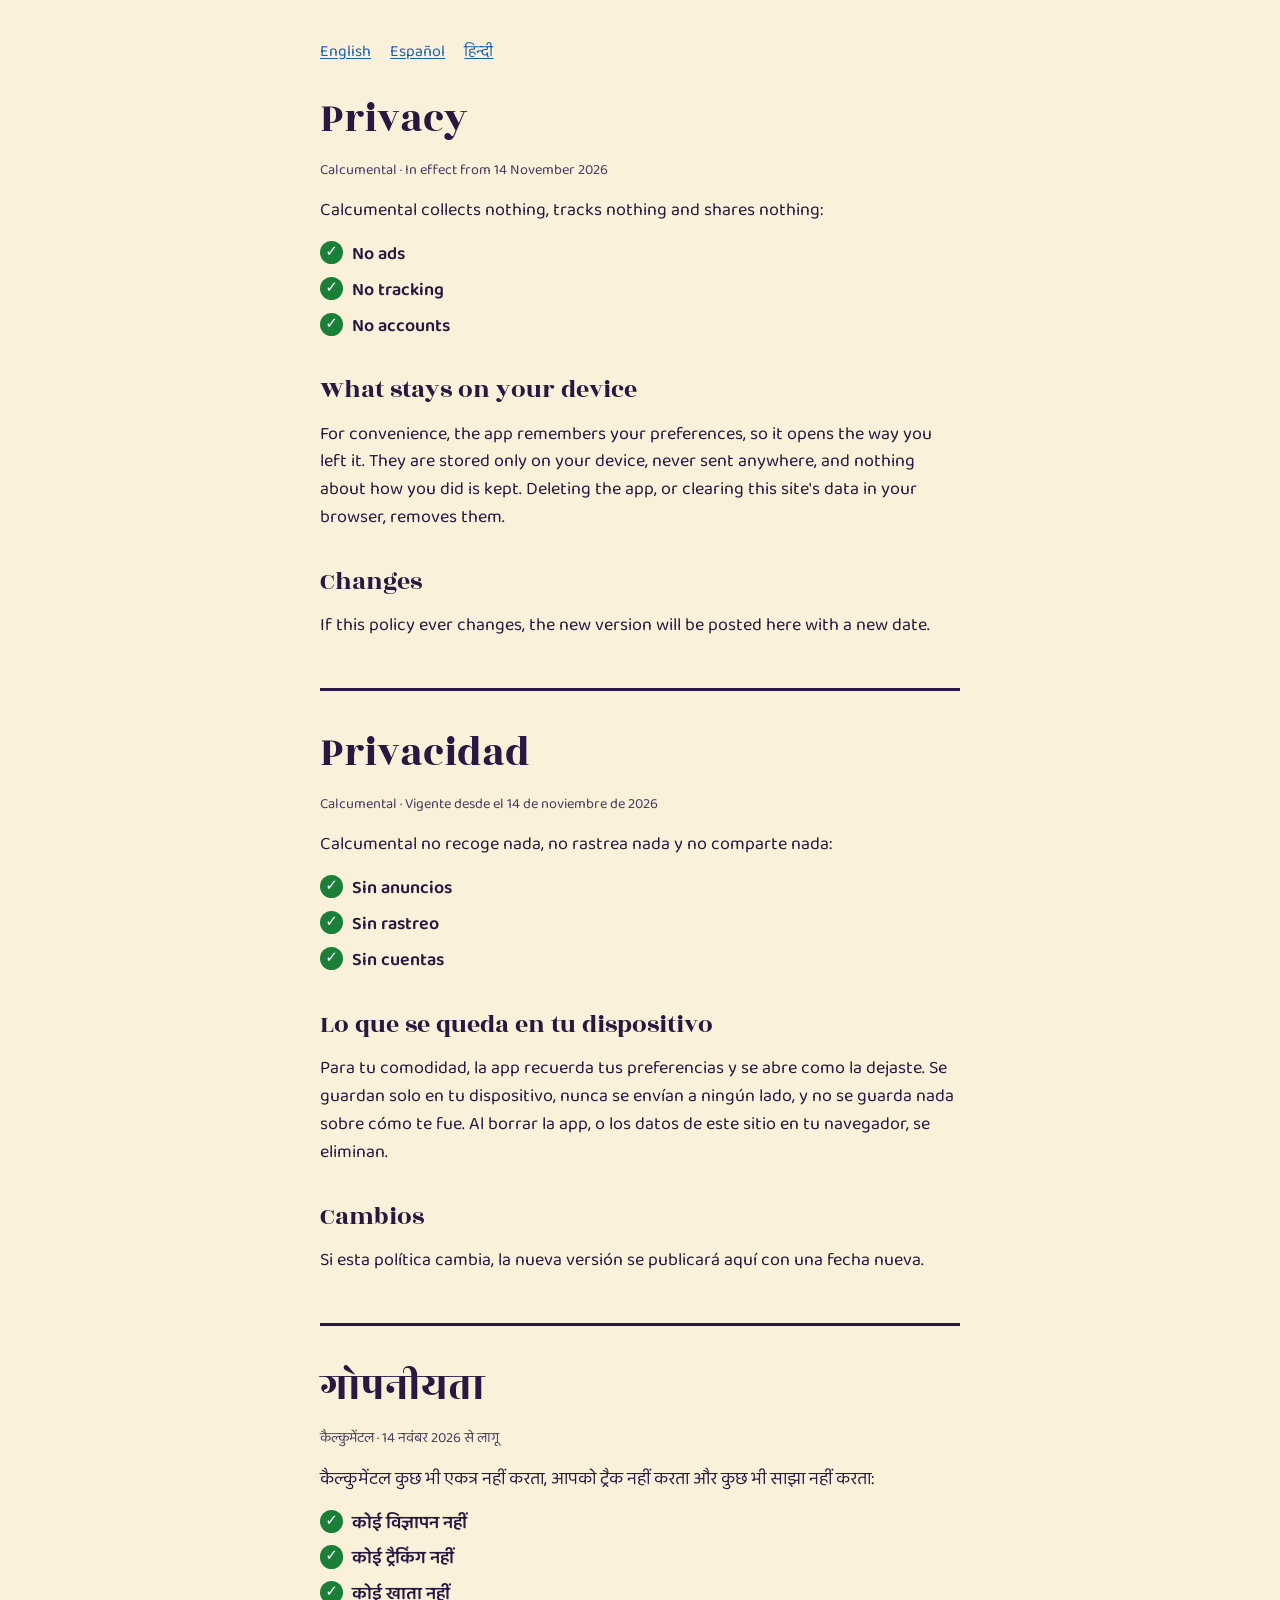
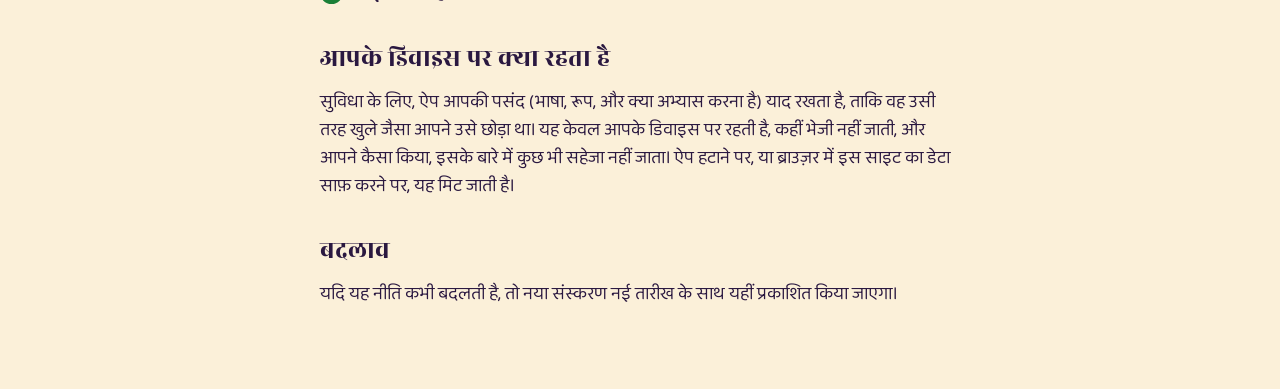
<file: docs/privacy/index.html>
<!DOCTYPE html>
<html lang="en">
<head>
  <meta charset="UTF-8">
  <meta name="viewport" content="width=device-width, initial-scale=1, viewport-fit=cover">
  <!-- No scripts at all; the one inline stylesheet is allowed by its hash. -->
  <meta http-equiv="Content-Security-Policy"
        content="default-src 'none'; style-src 'sha256-zm5nYnZS9RiObrlMaotm3y622VnKcSGTlNrP0jM+8Jg='; font-src 'self'; base-uri 'none'; form-action 'none'">
  <title>Privacy · Calcumental</title>
  <meta name="description" content="Calcumental collects nothing, tracks nothing and shares nothing.">
  <meta name="color-scheme" content="light dark">
  <style>
    @font-face { font-family: "Baloo 2"; src: url("../assets/assets/fonts/Baloo2-VariableFont.ttf"); font-weight: 400 800; }
    @font-face { font-family: "Rozha One"; src: url("../assets/assets/fonts/RozhaOne-Regular.ttf"); }
    :root { --page: #fbf0d9; --ink: #2a1840; --soft: #4a3a5c; --link: #1660b0; --rule: #2a1840; }
    @media (prefers-color-scheme: dark) {
      :root { --page: #14103a; --ink: #fbefd6; --soft: #c9c0e2; --link: #72b2ff; --rule: #c9c0e2; }
    }
    html { background: var(--page); color: var(--ink); }
    body {
      margin: 0 auto; max-width: 40rem; padding: 2.5rem 1rem 4rem;
      font: 400 1.125rem/1.55 "Baloo 2", system-ui, sans-serif;
    }
    h1, h2 { font-family: "Rozha One", Georgia, serif; font-weight: 400; line-height: 1.1; margin: 0 0 1rem; }
    h1 { font-size: 2.6rem; }
    h2 { font-size: 1.6rem; margin-top: 2.25rem; }
    p, ul { margin: 0 0 1rem; }
    li { margin-bottom: .4rem; }
    .date { color: var(--soft); font-size: .9rem; }
    a { color: var(--link); text-underline-offset: .15em; }
    hr { border: 0; border-top: 3px solid var(--rule); margin: 3rem 0 2.5rem; }
    nav { margin: 0 0 2rem; display: flex; gap: 1.2rem; flex-wrap: wrap; font-size: 1rem; }
    .checks { list-style: none; padding: 0; margin: 0 0 1.5rem; }
    .checks li { padding-left: 2rem; position: relative; margin-bottom: .5rem; font-weight: 600; }
    .checks li::before { content: "✓"; position: absolute; left: 0; top: 0; width: 1.45rem; height: 1.45rem; line-height: 1.45rem; text-align: center; border-radius: 50%; background: var(--ok); color: #fff; font-weight: 800; font-size: .95rem; }
    :root { --ok: #1a7f37; }
    @media (prefers-color-scheme: dark) { :root { --ok: #2ea043; } }
  </style>
</head>
<body>
  <nav aria-label="Language"><a href="#en">English</a> <a href="#es">Español</a> <a href="#hi">हिन्दी</a></nav>

  <main id="en" lang="en">
    <h1>Privacy</h1>
    <p class="date">Calcumental · In effect from 14 November 2026</p>

    <p>Calcumental collects nothing, tracks nothing and shares nothing:</p>
    <ul class="checks">
      <li>No ads</li>
      <li>No tracking</li>
      <li>No accounts</li>
    </ul>

    <h2>What stays on your device</h2>
    <p>For convenience, the app remembers your preferences, so it opens the way you left it.
    They are stored only on your device, never sent anywhere, and nothing about how you did is
    kept. Deleting the app, or clearing this site's data in your browser, removes them.</p>

    <h2>Changes</h2>
    <p>If this policy ever changes, the new version will be posted here with a new date.</p>
  </main>

  <hr>

  <main id="es" lang="es">
    <h1>Privacidad</h1>
    <p class="date">Calcumental · Vigente desde el 14 de noviembre de 2026</p>

    <p>Calcumental no recoge nada, no rastrea nada y no comparte nada:</p>
    <ul class="checks">
      <li>Sin anuncios</li>
      <li>Sin rastreo</li>
      <li>Sin cuentas</li>
    </ul>

    <h2>Lo que se queda en tu dispositivo</h2>
    <p>Para tu comodidad, la app recuerda tus preferencias y se abre como la dejaste. Se
    guardan solo en tu dispositivo, nunca se envían a ningún lado, y no se guarda nada sobre
    cómo te fue. Al borrar la app, o los datos de este sitio en tu navegador, se eliminan.</p>

    <h2>Cambios</h2>
    <p>Si esta política cambia, la nueva versión se publicará aquí con una fecha nueva.</p>
  </main>

  <hr>

  <main id="hi" lang="hi">
    <h1>गोपनीयता</h1>
    <p class="date">कैल्कुमेंटल · 14 नवंबर 2026 से लागू</p>

    <p>कैल्कुमेंटल कुछ भी एकत्र नहीं करता, आपको ट्रैक नहीं करता और कुछ भी साझा नहीं करता:</p>
    <ul class="checks">
      <li>कोई विज्ञापन नहीं</li>
      <li>कोई ट्रैकिंग नहीं</li>
      <li>कोई खाता नहीं</li>
    </ul>

    <h2>आपके डिवाइस पर क्या रहता है</h2>
    <p>सुविधा के लिए, ऐप आपकी पसंद (भाषा, रूप, और क्या अभ्यास करना है) याद रखता है, ताकि वह उसी तरह
    खुले जैसा आपने उसे छोड़ा था। यह केवल आपके डिवाइस पर रहती है, कहीं भेजी नहीं जाती, और आपने कैसा किया,
    इसके बारे में कुछ भी सहेजा नहीं जाता। ऐप हटाने पर, या ब्राउज़र में इस साइट का डेटा साफ़ करने पर,
    यह मिट जाती है।</p>

    <h2>बदलाव</h2>
    <p>यदि यह नीति कभी बदलती है, तो नया संस्करण नई तारीख के साथ यहीं प्रकाशित किया जाएगा।</p>
  </main>
</body>
</html>
</file>
<file: docs/style.css>
/* Calcumental's page, dressed in Khelo: paper, ink outlines, hard unblurred shadows, block
   lettering. Colours are the app's Mela (light) and Raat (dark) tokens. No script anywhere. */

@font-face { font-family: "Baloo 2"; src: url("assets/assets/fonts/Baloo2-VariableFont.ttf"); font-weight: 400 800; font-display: swap; }
@font-face { font-family: "Rozha One"; src: url("assets/assets/fonts/RozhaOne-Regular.ttf"); font-display: swap; }

:root {
  --page: #fbf0d9;
  --page-top: #fdf3df;
  --page-bottom: #f7e6c8;
  --card: #fff9ee;
  --ink: #2a1840;
  --soft: #4a3a5c;
  --line: #2a1840;
  --primary: #f5a300;
  --on-primary: #2a1840;
  --magenta: #91165f;
  --selected: #f6d21c;
  --link: #1660b0;
  --shadow-ink: #2a1840;
  --title-shadow-1: #f5a300;
  --title-shadow-2: #a0451f;
  --wash-genda: #fae2b2;
  --wash-rani: #f5cac9;
  --wash-firozi: #d1e3cf;
  --wash-tota: #dce3ba;
  --wash-mor: #d2d6d2;
  --wash-haldi: #faeab7;
  color-scheme: light;
}
@media (prefers-color-scheme: dark) {
  :root {
    --page: #14103a;
    --page-top: #1e1950;
    --page-bottom: #0c0928;
    --card: #1e1950;
    --ink: #fbefd6;
    --soft: #c9c0e2;
    --line: #c9c0e2;
    --primary: #ffbe3d;
    --on-primary: #14103a;
    --magenta: #ff5fb0;
    --selected: #ffbe3d;
    --link: #72b2ff;
    --shadow-ink: #05031a;
    --title-shadow-1: #ff5fb0;
    --title-shadow-2: #5a2a6e;
    --wash-genda: #3e2f3b;
    --wash-rani: #4a2a4f;
    --wash-firozi: #1f3a4a;
    --wash-tota: #2f3d4a;
    --wash-mor: #2b2566;
    --wash-haldi: #3e3547;
    color-scheme: dark;
  }
}

* { box-sizing: border-box; }
html { scroll-behavior: smooth; background: var(--page); }
@media (prefers-reduced-motion: reduce) { html { scroll-behavior: auto; } }
body {
  margin: 0;
  color: var(--ink);
  font: 400 1.125rem/1.6 "Baloo 2", system-ui, sans-serif;
  background: linear-gradient(170deg, var(--page-top), var(--page) 55%, var(--page-bottom)) fixed;
  -webkit-font-smoothing: antialiased;
}
img { max-width: 100%; display: block; }
a { color: var(--link); text-underline-offset: .15em; }
.wrap { max-width: 64rem; margin: 0 auto; padding: 0 1.25rem; }
.narrow { max-width: 40rem; }
section { padding: 4.5rem 0; }
h1, h2, h3 { font-family: "Rozha One", Georgia, serif; font-weight: 400; line-height: 1.1; margin: 0; }
h2 { font-size: clamp(1.9rem, 4.5vw, 2.6rem); margin-bottom: 1rem; }
h3 { font-family: "Baloo 2", system-ui, sans-serif; font-weight: 800; font-size: 1.25rem; margin-bottom: .5rem; }
p { margin: 0 0 1rem; }
.soft { color: var(--soft); }
.caps { font-weight: 800; font-size: .8rem; letter-spacing: .14em; text-transform: uppercase; color: var(--soft); margin-bottom: .5rem; }

/* The border of stepped hills along the top of the app: a magenta rule, hills above it. */
.kangura {
  height: 22px;
  background:
    linear-gradient(var(--magenta), var(--magenta)) bottom / 100% 5px no-repeat,
    url("data:image/svg+xml,%3Csvg xmlns='http://www.w3.org/2000/svg' width='64' height='22' viewBox='0 0 64 22'%3E%3Cpath d='M5 17V13h5V9h5V5h12v4h5v4h5v4z' fill='%23f5a300' stroke='%232a1840' stroke-width='1.6' stroke-linejoin='round'/%3E%3Ccircle cx='21' cy='11' r='2.2' fill='%2391165f'/%3E%3C/svg%3E") bottom left / 64px 22px repeat-x;
}

/* Header */
header { position: sticky; top: 0; z-index: 10; background: color-mix(in srgb, var(--page) 90%, transparent); backdrop-filter: blur(10px); -webkit-backdrop-filter: blur(10px); border-bottom: 3px solid var(--line); }
header .wrap { display: flex; align-items: center; justify-content: space-between; min-height: 3.75rem; gap: 1rem; }
.brand { display: flex; align-items: center; gap: .65rem; font-family: "Rozha One", Georgia, serif; font-size: 1.4rem; color: var(--ink); text-decoration: none; }
.brand img { width: 2.1rem; height: 2.1rem; border-radius: 22%; border: 2px solid var(--line); }
nav { display: flex; gap: 1.4rem; font-weight: 600; }
nav a { color: var(--soft); text-decoration: none; }
nav a:hover, nav a:focus-visible { color: var(--ink); text-decoration: underline; text-decoration-thickness: 3px; }

/* Stickers: an ink outline and a hard, unblurred shadow. Pressing pushes into the shadow. */
.btn {
  display: inline-flex; align-items: center; justify-content: center; gap: .6rem;
  min-height: 3.5rem; padding: .55rem 1.7rem;
  font: 800 1.2rem/1.2 "Baloo 2", system-ui, sans-serif; text-decoration: none; text-align: center;
  color: var(--ink); background: var(--card);
  border: 3px solid var(--line); border-radius: 999px;
  box-shadow: 5px 5px 0 var(--shadow-ink);
  transition: transform .1s ease, box-shadow .1s ease;
}
.btn:hover { transform: translate(-1px, -1px); box-shadow: 6px 6px 0 var(--shadow-ink); }
.btn:active { transform: translate(4px, 4px); box-shadow: 1px 1px 0 var(--shadow-ink); }
@media (prefers-reduced-motion: reduce) { .btn { transition: none; } }
.btn-primary { background: var(--primary); color: var(--on-primary); }
.btn[aria-disabled="true"] { background: transparent; color: var(--soft); border-style: dashed; box-shadow: none; cursor: default; transform: none; }
.btn small { display: block; font-weight: 600; font-size: .8rem; opacity: .85; }
.btn svg { width: 1.4rem; height: 1.4rem; flex: none; }
a:focus-visible { outline: 3px solid var(--link); outline-offset: 3px; border-radius: 6px; }
.btn:focus-visible { outline-offset: 5px; border-radius: 999px; }

/* Hero */
.hero { padding: 3.5rem 0 4rem; }
.hero-grid { display: grid; grid-template-columns: minmax(0, 1.35fr) minmax(0, .65fr); gap: 2.5rem; align-items: center; }
.hero .icon { width: 7rem; height: 7rem; border-radius: 22%; border: 3px solid var(--line); box-shadow: 5px 5px 0 var(--shadow-ink); margin-bottom: 1.6rem; }
h1 { font-size: clamp(3rem, 9vw, 5.4rem); color: var(--ink); text-shadow: 3px 3px 0 var(--title-shadow-1), 5px 5px 0 var(--title-shadow-2); overflow-wrap: anywhere; }
.hindi { font-family: "Rozha One", Georgia, serif; font-size: 1.25rem; color: var(--soft); margin: .9rem 0 0; }
.tagline { font-size: clamp(1.4rem, 3.4vw, 1.9rem); font-weight: 800; margin: 1rem 0 .6rem; }
.lede { font-size: 1.25rem; color: var(--soft); max-width: 36rem; }
.actions { display: flex; flex-wrap: wrap; gap: 1.1rem; margin: 2rem 0 1.2rem; }
.fine { font-size: .95rem; color: var(--soft); }
.phone { border: 3px solid var(--line); border-radius: 1.6rem; box-shadow: 8px 8px 0 var(--shadow-ink); overflow: hidden; background: var(--page); }
.phone img { width: 100%; height: auto; }
@media (max-width: 52rem) { .hero-grid { grid-template-columns: 1fr; gap: 2.5rem; } .hero-shot { max-width: 20rem; } }

/* Story */
.story { background: var(--wash-genda); border-block: 3px solid var(--line); }
.story .big { font-size: 1.5rem; font-weight: 800; line-height: 1.35; margin: 1.4rem 0; }

/* Features */
.grid { display: grid; grid-template-columns: repeat(auto-fit, minmax(16rem, 1fr)); gap: 1.4rem; margin-top: 2rem; }
.tile { background: var(--wash-rani); border: 3px solid var(--line); border-radius: 1.4rem; padding: 1.4rem 1.4rem 1.2rem; box-shadow: 5px 5px 0 var(--shadow-ink); }
.tile:nth-child(5n+1) { background: var(--wash-rani); }
.tile:nth-child(5n+2) { background: var(--wash-firozi); }
.tile:nth-child(5n+3) { background: var(--wash-haldi); }
.tile:nth-child(5n+4) { background: var(--wash-tota); }
.tile:nth-child(5n+5) { background: var(--wash-mor); }
.tile .sign { font-family: "Rozha One", Georgia, serif; font-size: 2.4rem; line-height: 1; margin-bottom: .6rem; }
.tile p { margin: 0; color: var(--ink); font-size: 1.05rem; }
.ops { display: flex; flex-wrap: wrap; gap: .8rem; margin-top: 1.4rem; }
.chip { display: inline-flex; align-items: center; min-height: 2.5rem; padding: .1rem 1.1rem; font-weight: 800; border: 3px solid var(--line); border-radius: 999px; background: var(--card); }
.chip.on { background: var(--selected); color: #2a1840; box-shadow: 3px 3px 0 var(--shadow-ink); }

/* Screens */
.shots { display: grid; grid-template-columns: repeat(auto-fit, minmax(10rem, 1fr)); gap: 1.4rem; margin-top: 2rem; align-items: start; }
.shots figure { margin: 0; }
.shots .phone img { aspect-ratio: 9 / 16; height: auto; object-fit: cover; object-position: top; }
.shots figcaption { font-size: 1rem; color: var(--soft); margin-top: .8rem; }

/* Steps */
.steps { display: grid; grid-template-columns: repeat(auto-fit, minmax(14rem, 1fr)); gap: 1.4rem; margin-top: 2rem; padding: 0; list-style: none; counter-reset: step; }
.steps li { counter-increment: step; background: var(--card); border: 3px solid var(--line); border-radius: 1.4rem; padding: 1.3rem; box-shadow: 5px 5px 0 var(--shadow-ink); }
.steps li::before { content: counter(step); display: inline-grid; place-items: center; width: 2.4rem; height: 2.4rem; border-radius: 50%; background: var(--primary); color: var(--on-primary); border: 3px solid var(--line); font-weight: 800; margin-bottom: .6rem; }
.steps p { margin: 0; color: var(--soft); }

/* Get it */
.get { background: var(--wash-haldi); border-block: 3px solid var(--line); }
.get .actions { margin-bottom: 1.4rem; }

/* FAQ */
.faq { max-width: 42rem; margin-top: 1.4rem; }
details { border-bottom: 3px solid var(--line); padding: 1rem 0; }
summary { cursor: pointer; font-weight: 800; font-size: 1.15rem; list-style: none; }
summary::-webkit-details-marker { display: none; }
summary::after { content: " +"; color: var(--soft); font-weight: 600; }
details[open] summary::after { content: " −"; }
summary:focus-visible { outline: 3px solid var(--link); outline-offset: 4px; border-radius: 6px; }
details p { margin: .7rem 0 0; color: var(--soft); }

footer { padding: 2.5rem 0 3.5rem; border-top: 3px solid var(--line); color: var(--soft); font-size: 1rem; }
footer p { margin: 0 0 .5rem; }
footer a { color: var(--soft); }

@media (max-width: 40rem) {
  nav { display: none; }
  section { padding: 3.2rem 0; }
  .btn { width: 100%; }
}

/* The hero's phone shows the top of the screen, not the empty space beneath it. */
.hero-shot .phone img { aspect-ratio: 4 / 5; height: auto; object-fit: cover; object-position: top; }

/* Language switcher */
.lang { display: flex; gap: .3rem; font-weight: 700; font-size: .95rem; }
.lang a { color: var(--soft); text-decoration: none; padding: .15rem .65rem; border: 2px solid transparent; border-radius: 999px; }
.lang a:hover { color: var(--ink); border-color: var(--line); }
.lang a[aria-current="page"] { background: var(--selected); color: #2a1840; border-color: var(--line); }
@media (max-width: 40rem) { header .wrap { flex-wrap: wrap; padding-block: .5rem; } }

/* The checks: green discs with a tick, in a row under the hero text, and as a list in the policy. */
.checks { list-style: none; padding: 0; margin: 0; }
.checks li { position: relative; padding-left: 2rem; font-weight: 700; }
.checks li::before { content: "\2713"; position: absolute; left: 0; top: .15rem; width: 1.5rem; height: 1.5rem; line-height: 1.5rem; text-align: center; border-radius: 50%; background: #1a7f37; color: #fff; font-size: .95rem; font-weight: 800; }
@media (prefers-color-scheme: dark) { .checks li::before { background: #2ea043; } }
.checks.inline { display: flex; flex-wrap: wrap; gap: .5rem 1.1rem; margin: 1.4rem 0 0; font-size: .92rem; }
.checks.inline li { padding-left: 1.75rem; white-space: nowrap; }
.checks.inline li::before { width: 1.35rem; height: 1.35rem; line-height: 1.35rem; font-size: .85rem; }

/* Screenshots are pictures, not the app: dim them, watermark them, and don't let them look pressable. */
.phone { position: relative; container-type: inline-size; }
.phone img { cursor: default; user-select: none; -webkit-user-select: none; pointer-events: none; display: block; }
.hero-shot .phone img { filter: brightness(.82) saturate(.9); }
.phone .mark { position: absolute; inset: 0; display: grid; place-items: center; pointer-events: none; z-index: 1; }
.phone .mark span { transform: rotate(-35deg); font-family: "Rozha One", Georgia, serif; font-size: 15cqw; letter-spacing: .06em; white-space: nowrap; color: rgba(255, 255, 255, .62); text-shadow: 0 0 .15em rgba(42, 24, 64, .85), 2px 2px 0 rgba(42, 24, 64, .6); }
.shot-note { font-size: .95rem; color: var(--soft); margin: 1.1rem 0 0; }
.shot-note a { font-weight: 800; }

/* Platform marks on buttons */
.btn svg { width: 1.5em; height: 1.5em; flex: none; }
.btn > span { text-align: left; }

code { font-family: ui-monospace, SFMono-Regular, Menlo, monospace; font-size: .85em; background: var(--card); border: 1px solid var(--line); border-radius: .4em; padding: .05em .35em; overflow-wrap: anywhere; }

.faq .opt { font-weight: 800; margin: 1rem 0 .2rem; color: var(--ink); }
.faq ol { margin: .2rem 0 .6rem; padding-left: 1.4rem; color: var(--soft); }
.faq li { margin: .35rem 0; }


.notes-h { margin: 1.4rem 0 .2rem; }
.notes { margin: 0; padding-left: 1.3rem; font-size: .95rem; color: var(--soft); }
.notes li { margin: .3rem 0; }
</file>
